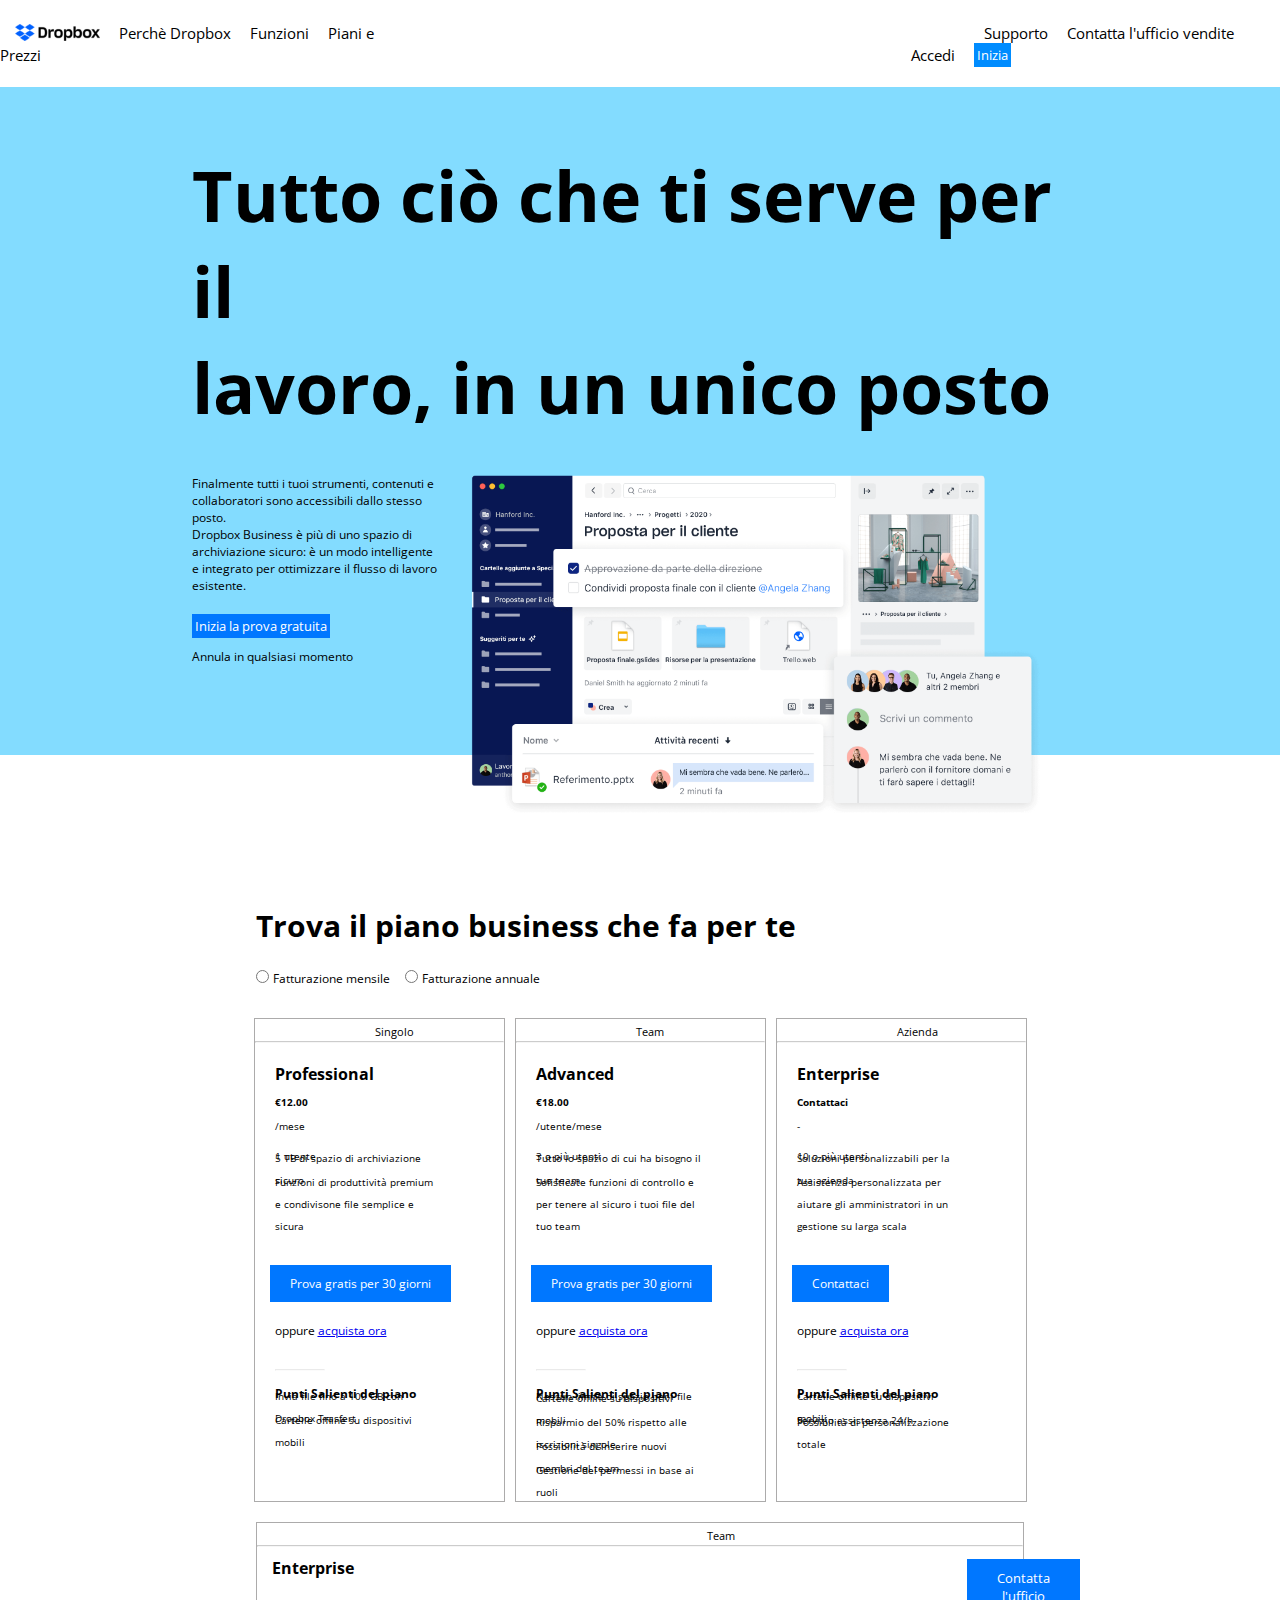
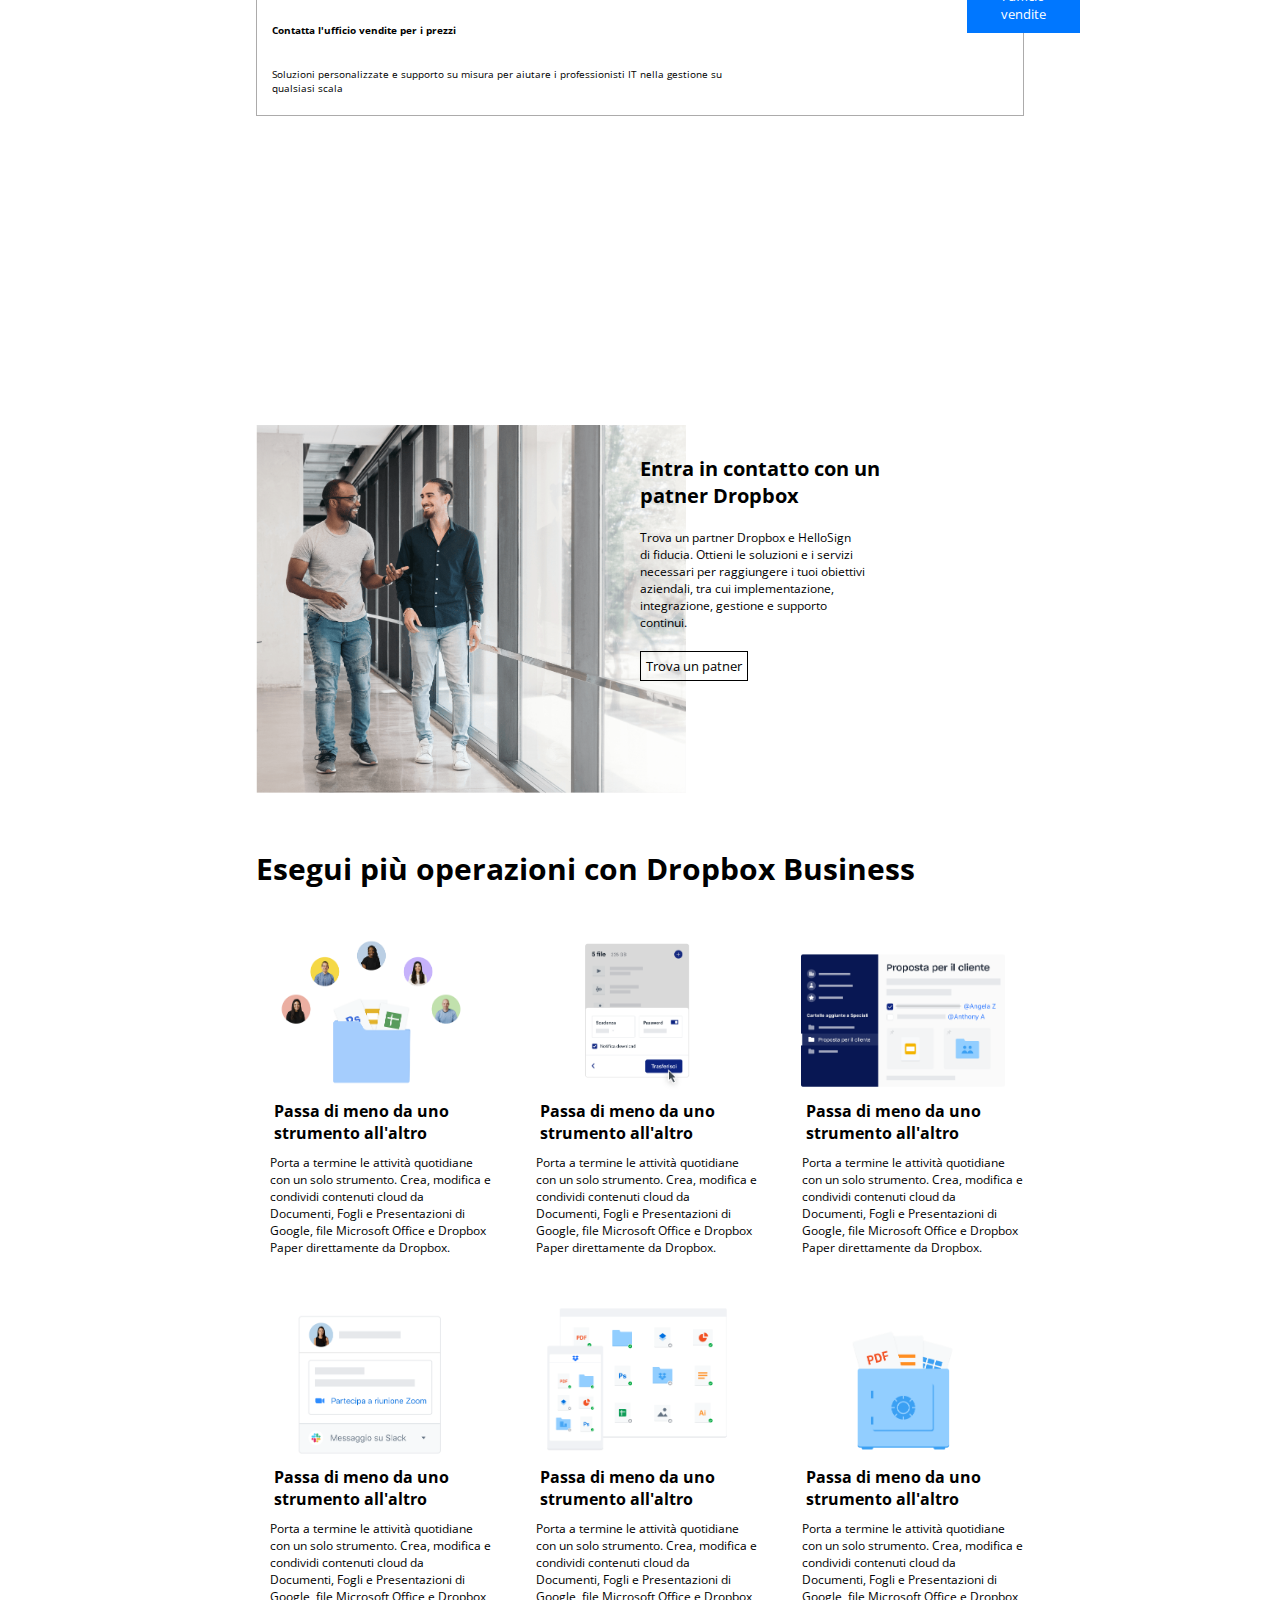
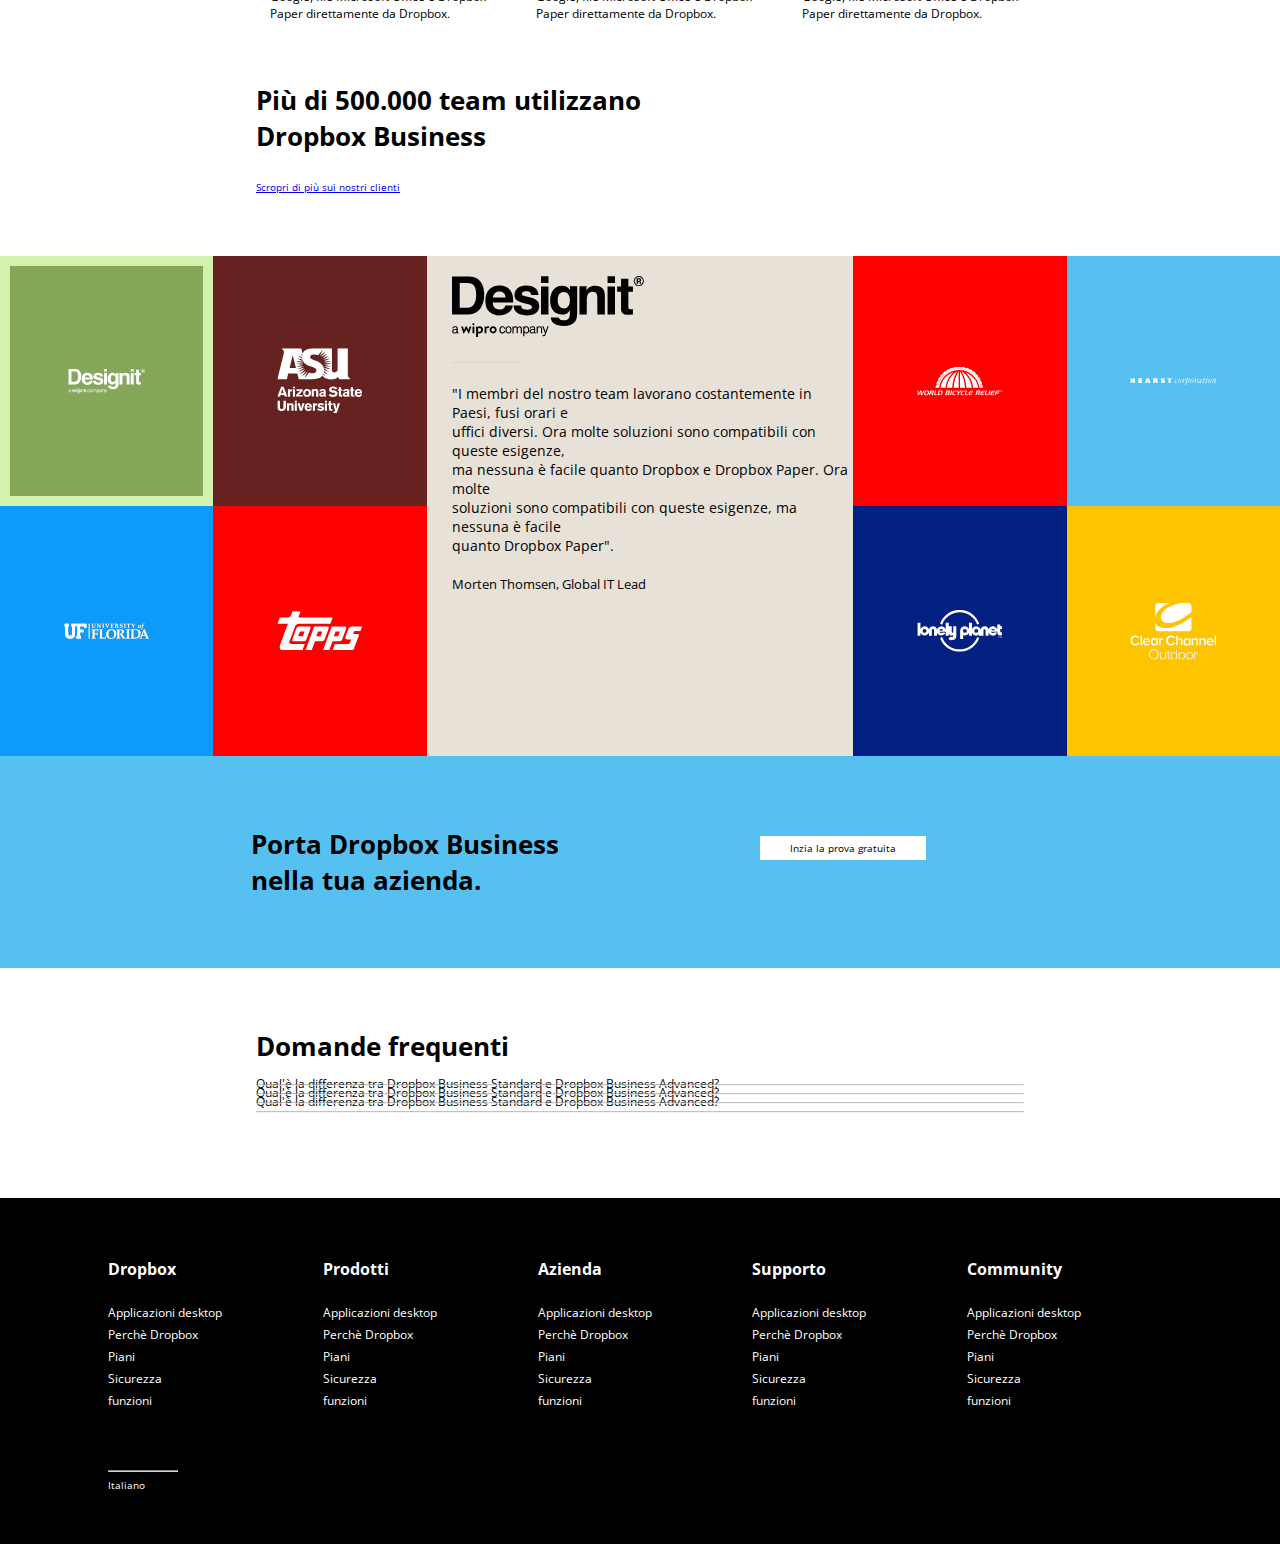
<file: index.html>
<!DOCTYPE html>
<html lang="en">
<head>
    <meta charset="UTF-8">
    <meta http-equiv="X-UA-Compatible" content="IE=edge">
    <meta name="viewport" content="width=device-width, initial-scale=1.0">
    <title>Dropbox</title>
    <link rel="preconnect" href="https://fonts.googleapis.com">
    <link rel="preconnect" href="https://fonts.gstatic.com" crossorigin>
    <link href="https://fonts.googleapis.com/css2?family=Open+Sans:wght@300&display=swap" rel="stylesheet">
    <link rel="stylesheet" href="https://cdnjs.cloudflare.com/ajax/libs/font-awesome/6.4.0/css/all.min.css" integrity="sha512-iecdLmaskl7CVkqkXNQ/ZH/XLlvWZOJyj7Yy7tcenmpD1ypASozpmT/E0iPtmFIB46ZmdtAc9eNBvH0H/ZpiBw==" crossorigin="anonymous" referrerpolicy="no-referrer" />
    <link rel="stylesheet" href="./CSS/style.css">
</head>
<body>
    <!-- HEADER -->
    <header>
        <div class="container">
            <div class="row-header">
                <div class="col-50">
                    <div class="menu">
                        <img id="logo" src="./img/logo-small.png" alt="logo">
                        <a class="link" href="#">Perchè Dropbox</a>
                        <a class="link" href="#">Funzioni</a>
                        <a class="link" href="#">Piani e Prezzi</a>
                    </div>
                </div>
                <div class="col-50">
                    <div class="menu">
                        <a class="link" id="margin" href="#">Supporto</a>
                        <a class="link" href="#">Contatta l'ufficio vendite</a>
                        <a class="link" href="#">Accedi</a>
                        <button>Inizia</button>
                    </div>
                </div>
            </div>
        </div>
    </header>
    <!-- END HEADER -->
    <!-- MAIN -->
    <main>
        <div class="jumbotron">
            <div class="container">
                <div class="row-jumbotron">
                    <div class="col-100">
                        <h1>Tutto ciò che ti serve per il <br> lavoro, in un unico posto</h1>
                    </div>
                </div> 
                <div class="row-jumbotron-1">
                    <div class="col-40">
                        <p>
                        Finalmente tutti i tuoi strumenti, contenuti e <br>  collaboratori sono accessibili dallo stesso posto. <br>
                        Dropbox Business è più di uno spazio di <br> archiviazione sicuro: è un modo intelligente <br> e integrato per ottimizzare il flusso di lavoro <br> esistente.
                        </p>
                        <button class="button-2">Inizia la prova gratuita</button>
                        <p>Annula in qualsiasi momento</p>
                        <i id="arrow-down" class="fa-solid fa-arrow-down" style="color: #000000;"></i>
                    </div>
                    <div class="col-60">
                        <img class="jumbotron-img" src="./img/jumbo.png" alt="jumbo">
                    </div>
                </div>
            </div>
        </div>
        <div class="section-1">
            <div class="container">
                <div class="row-section-1">
                    <div class="col-100-s1">
                        <h2>Trova il piano business che fa per te</h2>
                        <form class="button-radio">
                            <input type="radio"> 
                            <label>Fatturazione mensile</label>
                        </form>
                        <form class="button-radio-2">
                            <input type="radio"> 
                            <label>Fatturazione annuale</label>
                        </form>
                    </div>
                </div> 
                <div class="row-section-1">
                    <div class="col-23 margin-1">
                        <i id="user" class="fa-solid fa-user" style="color: #000000;"></i> 
                        <span class="title-list">Singolo</span>
                        <hr class="line">
                        <ul>
                            <li class="li"><strong>Professional</strong></li>
                            <li class="li text-professional"><strong>&euro;12.00</strong></li>
                            <li class="li text-professional">/mese</li>
                            <li class="li">
                                <i class="fa-solid fa-user" style="color: #000000;"></i>
                                <span class="text-professional">1 utente</span> 
                            </li>
                            <li class="li-1">
                                <i class="fa-solid fa-folder" style="color: #000000;"></i>
                                <span class="text-professional">5 TB di spazio di archiviazione <br> sicuro</span>
                            </li>
                            <li class="li-1">
                                <i class="fa-solid fa-share-nodes" style="color: #000000;"></i>
                                <span class="text-professional">Funzioni di produttività premium <br> e condivisone file semplice e <br> sicura</span>
                            </li>
                        </ul>
                            <button class="button-section-1">Prova gratis per 30 giorni</button>
                            <div class="size">oppure
                            <span><a href="#">acquista ora</a></span>
                            <hr class="line-2">
                            </div> 
                        <ul>
                            <li class="li-1"><strong class="subtitle">Punti Salienti del piano</strong></li>
                            <li class="li-1">
                                <i class="fa-solid fa-check" style="color: #0080ff;"></i>
                                <span class="text-professional">Invia file fino a 100 GB con <br> Dropbox Trasfert</span>
                            </li>
                            <li class="li-1">
                                <i class="fa-solid fa-check" style="color: #0080ff;"></i>
                                <span class="text-professional">Cartelle offline su dispositivi <br> mobili</span>
                            </li>
                        </ul>
                    </div>
                    <div class="col-23 margin-2">
                        <i id="users" class="fa-solid fa-users" style="color: #000000;"></i> 
                        <span class="title-list">Team</span>
                        <hr class="line">
                        <ul>
                            <li class="li"><strong>Advanced</strong></li>
                            <li class="li text-professional"><strong>&euro;18.00</strong></li>
                            <li class="li text-professional">/utente/mese</li>
                            <li class="li">
                                <i class="fa-solid fa-users" style="color: #000000;"></i> 
                                <span class="text-professional">3 o più utenti</span> 
                            </li>
                            <li class="li-1">
                                <i class="fa-solid fa-folder" style="color: #000000;"></i>
                                <span class="text-professional">Tutto lo spazio di cui ha bisogno il <br> tuo team</span>
                            </li>
                            <li class="li-1">
                                <i class="fa-solid fa-share-nodes" style="color: #000000;"></i>
                                <span class="text-professional">Sofisticate funzioni di controllo e <br> per tenere al sicuro i tuoi file del <br> tuo team</span>
                            </li>
                        </ul>
                        <button class="button-section-1">Prova gratis per 30 giorni</button>
                        <div class="size">oppure
                        <span><a href="#">acquista ora</a></span>
                        <hr class="line-2">
                        </div> 
                        <ul>
                            <li class="li-1"><strong class="subtitle">Punti Salienti del piano</strong></li>
                            <li class="li-1">
                                <i class="fa-solid fa-check" style="color: #0080ff;"></i>
                                <span class="text-professional">Nessun limite di spazio per i file</span>
                            </li>
                            <li class="li-1">
                                <i class="fa-solid fa-check" style="color: #0080ff;"></i>
                                <span class="text-professional">Cartelle offline su dispositivi <br> mobili</span>
                            </li>
                            <li class="li-1">
                                <i class="fa-solid fa-check" style="color: #0080ff;"></i>
                                <span class="text-professional">Risparmio del 50% rispetto alle <br> iscrizioni singole</span>
                            </li>
                            <li class="li-1">
                                <i class="fa-solid fa-check" style="color: #0080ff;"></i>
                                <span class="text-professional">Possibilità di inserire nuovi <br> membri del team</span>
                            </li>
                            <li class="li-1">
                                <i class="fa-solid fa-check" style="color: #0080ff;"></i>
                                <span class="text-professional">Gestione dei permessi in base ai <br> ruoli</span>
                            </li>
                        </ul>
                    </div>
                    <div class="col-23 margin-3">
                        <i id="agency" class="fa-solid fa-building" style="color: #000000;"></i> 
                        <span class="title-list">Azienda</span>
                        <hr class="line">
                        <ul>
                            <li class="li"><strong>Enterprise</strong></li>
                            <li class="li text-professional"><strong>Contattaci</strong></li>
                            <li class="li text-professional">-</li>
                            <li class="li">
                                <i class="fa-solid fa-user" style="color: #000000;"></i>
                                <span class="text-professional">10 o più utenti</span> 
                            </li>
                            <li class="li-1">
                                <i class="fa-solid fa-folder" style="color: #000000;"></i>
                                <span class="text-professional">Soluzioni personalizzabili per la <br> tua azienda</span>
                            </li>
                            <li class="li-1">
                                <i class="fa-solid fa-share-nodes" style="color: #000000;"></i>
                                <span class="text-professional">Assistenza personalizzata per <br> aiutare gli amministratori in un <br> gestione su larga scala</span>
                            </li>
                        </ul>
                        <button class="button-section-1">Contattaci</button>
                        <div class="size">oppure
                        <span><a href="#">acquista ora</a></span>
                        <hr class="line-2">
                        </div> 
                        <ul>
                            <li class="li-1"><strong class="subtitle">Punti Salienti del piano</strong></li>
                            <li class="li-1">
                                <i class="fa-solid fa-check" style="color: #0080ff;"></i>
                                <span class="text-professional">Cartelle offline su dispositivi <br> mobili</span>
                            </li>
                            <li class="li-1">
                                <i class="fa-solid fa-check" style="color: #0080ff;"></i>
                                <span class="text-professional">Servizio assistenza 24/h</span>
                            </li>
                            <li class="li-1">
                                <i class="fa-solid fa-check" style="color: #0080ff;"></i>
                                <span class="text-professional">Possibilità di personalizzazione <br> totale</span>
                            </li>
                        </ul>
                    </div>
                </div>
                <div class="row-section-1">
                    <div class="col-100-s1-2">
                        <i id="agency-1" class="fa-solid fa-building" style="color: #000000;"></i>
                        <span class="title-list">Team</span> 
                        <hr class="line">
                        <ul>
                            <li class="li-1-2"><strong>Enterprise</strong></li>
                            <li><button class="button-col-100-s1-2"> Contatta l'ufficio vendite</button></li>
                            <li class="li-2"><strong>Contatta l'ufficio vendite per i prezzi</strong></li>
                            <li class="li-3">Soluzioni personalizzate e supporto su misura per aiutare i professionisti IT nella gestione su <br> qualsiasi scala</li>
                        </ul>
                    </div>
                </div>
            </div>
        </div>
        <div class="section-2">
            <div class="container">
                <div class="row-section-2">
                    <div class="col-30-s1">
                        <img class="patner" src="./img/partner.png" alt="patner">
                    </div>
                    <div class="col-30-s2">
                        <h2 class="subtitle-2">Entra in contatto con un <br> patner Dropbox</h2>
                        <p>Trova un partner Dropbox e HelloSign <br> di fiducia. Ottieni le soluzioni e i servizi <br> necessari per raggiungere i tuoi obiettivi <br> aziendali, tra cui implementazione, <br> integrazione, gestione e supporto <br> continui.
                        </p>
                        <button class="button-section-2">Trova un patner</button>
                    </div>
                </div>
            </div>
        </div>
        <div class="section-3">
            <div class="container">
                <div class="row-section-3">
                    <div class="col-100-s3">
                        <h2 class="title-section-3">Esegui più operazioni con Dropbox Business</h2>
                    </div>
                </div>
                <div class="row-section-3-1">
                    <div class="col-23-s3 margin-4">
                        <img class="img-s3" src="./img/business-feature-switching-tools.png" alt="switching-tools">
                        <h3>Passa di meno da uno <br> strumento all'altro</h3>
                        <p class="paragraph-s3">Porta a termine le attività quotidiane <br> con un solo strumento. Crea,  modifica e <br> condividi contenuti cloud da <br>
                            Documenti, Fogli e Presentazioni di <br> Google, file Microsoft Office e Dropbox <br>
                            Paper direttamente da Dropbox.</p>
                    </div>
                    <div class="col-23-s3">
                        <img class="img-s3" src="./img/business-feature-send-files-it.png" alt="send-files">
                        <h3>Passa di meno da uno <br> strumento all'altro</h3>
                        <p class="paragraph-s3">Porta a termine le attività quotidiane <br> con un solo strumento. Crea,  modifica e <br> condividi contenuti cloud da <br>
                            Documenti, Fogli e Presentazioni di <br> Google, file Microsoft Office e Dropbox <br>
                            Paper direttamente da Dropbox.</p>
                    </div>
                    <div class="col-23-s3 margin-5">
                        <img class="img-s3" src="./img/business-feature-coordinate-it.png" alt="coordinate">
                        <h3>Passa di meno da uno <br> strumento all'altro</h3>
                        <p class="paragraph-s3">Porta a termine le attività quotidiane <br> con un solo strumento. Crea,  modifica e <br> condividi contenuti cloud da <br>
                            Documenti, Fogli e Presentazioni di <br> Google, file Microsoft Office e Dropbox <br>
                            Paper direttamente da Dropbox.</p>
                    </div>
                </div>
                <div class="row-section-3-2">
                    <div class="col-23-s3 margin-4">
                        <img class="img-s3" src="./img/business-feature-integrations-it.png" alt="integrations">
                        <h3>Passa di meno da uno <br> strumento all'altro</h3>
                        <p class="paragraph-s3">Porta a termine le attività quotidiane <br> con un solo strumento. Crea,  modifica e <br> condividi contenuti cloud da <br>
                            Documenti, Fogli e Presentazioni di <br> Google, file Microsoft Office e Dropbox <br>
                            Paper direttamente da Dropbox.</p>
                    </div>
                    <div class="col-23-s3">
                        <img class="img-s3" src="./img/business-feature-multi-device.png" alt="multi-device">
                        <h3>Passa di meno da uno <br> strumento all'altro</h3>
                        <p class="paragraph-s3">Porta a termine le attività quotidiane <br> con un solo strumento. Crea,  modifica e <br> condividi contenuti cloud da <br>
                            Documenti, Fogli e Presentazioni di <br> Google, file Microsoft Office e Dropbox <br>
                            Paper direttamente da Dropbox.</p>
                    </div>
                    <div class="col-23-s3 margin-5">
                        <img class="img-s3" src="./img/business-feature-security.png" alt="security">
                        <h3>Passa di meno da uno <br> strumento all'altro</h3>
                        <p class="paragraph-s3">Porta a termine le attività quotidiane <br> con un solo strumento. Crea,  modifica e <br> condividi contenuti cloud da <br>
                            Documenti, Fogli e Presentazioni di <br> Google, file Microsoft Office e Dropbox <br>
                            Paper direttamente da Dropbox.</p>
                    </div>   
                </div>    
            </div>
        </div>
        <div class="section-4">
            <div class="container">
                <div class="row-section-4">
                    <div class="col-100-s4">
                        <h2 class="title-s4">Più di 500.000 team utilizzano <br> Dropbox Business</h2>
                        <a id="link-1" href="#">Scropri di più sui nostri clienti</a>
                    </div>
                </div>
                <div class="row-section-4-2">
                    <div class="col-15">
                        <div class="img-col">
                            <img class="designit-img" src="./img/designit.svg" alt="designit">
                        </div>
                        <div class="img-col1">
                            <img class="university-img" src="./img/university_of_florida.svg" alt="university-of-florida">
                        </div>
                    </div>
                    <div class="col-15">
                        <div class="img-col2">
                            <img class="arizona-university-img" src="./img/arizona_state_university.svg" alt="arizona-university">
                        </div>
                        <div class="img-col3">
                            <img class="toops-img" src="./img/topps.svg" alt="toops">
                        </div>
                    </div>
                    <div class="col-40-s4">
                            <img class="designit-img-1" src="./img/designit.svg" alt="designit">
                            <hr class="line-s4">
                            <p class="paragraph-s4">
                                "I membri del nostro team lavorano costantemente in Paesi, fusi orari e <br> uffici diversi. Ora molte soluzioni sono compatibili con queste esigenze, <br> ma nessuna è facile quanto Dropbox e Dropbox Paper. Ora molte <br> soluzioni sono compatibili con queste esigenze, ma nessuna è facile <br>
                                quanto Dropbox Paper".
                            </p>
                            <div class="text-s4"> Morten Thomsen, Global IT Lead</div>
                    </div>
                    <div class="col-15">
                        <div class="img-col4">
                            <img class="world-bicycle-img" src="./img/world_bicycle_relief.svg" alt="world-bicycle-relief">
                        </div>
                        <div class="img-col5">
                            <img class="lonely-img" src="./img/lonely_planet.svg" alt="lonely-planet">
                        </div>
                    </div>
                    <div class="col-15">
                        <div class="img-col6">
                            <img class="hearst-img" src="./img/hearst_corp.svg" alt="hearst_corp">
                        </div>
                        <div class="img-col7">
                            <img class="clear-channel-img" src="./img/clear_channel.svg" alt="clear_channel">
                        </div>
                    </div>
                </div>    
            </div>
        </div>
        <div class="section-5">
            <div class="container">
                <div class="row-section-5">
                    <div class="col-50-s5">
                        <h2 class="title-s5">Porta Dropbox Business <br>nella tua azienda.</h2>
                    </div>
                    <div class="col-50-s5-2">
                        <button class="button-s5">Inzia la prova gratuita</button>
                    </div>
                </div>    
            </div>
        </div>
        <div class="section-6">
            <div class="container">
                <div class="row-section-6">
                    <div class="col-100-s6">
                        <h2 class="title-s6">Domande frequenti</h2>
                        <hr class="line-s6">
                        <div>
                            <span class="answer">Qual'è la differenza tra Dropbox Business Standard e Dropbox Business Advanced?
                                <i class="fa-solid fa-angle-down" style="color: #000000;"></i>
                            </span> 
                        </div>
                        <hr class="line-s6">
                        <div>
                            <span class="answer">Qual'è la differenza tra Dropbox Business Standard e Dropbox Business Advanced?
                                <i class="fa-solid fa-angle-down" style="color: #000000;"></i>
                            </span> 
                        </div>
                        <hr class="line-s6">
                        <div>
                            <span class="answer">Qual'è la differenza tra Dropbox Business Standard e Dropbox Business Advanced?
                                <i class="fa-solid fa-angle-down" style="color: #000000;"></i>
                            </span> 
                        </div>
                        <hr class="line-s6">
                    </div>
                </div>   
            </div>
        </div>
    </main>
    <!-- END MAIN -->
    <!-- FOOTER -->
    <footer>
        <div class="section-footer">
            <div class="container">
                <div class="row-section-footer">
                    <div class="col-11-footer margin-6">
                        <ul>
                            <li class="title-footer"><strong>Dropbox</strong></li>
                            <li><a class="link-2" href="#">Applicazioni desktop</a></li>
                            <li><a class="link-2" href="#">Perchè Dropbox</a></li>
                            <li><a class="link-2" href="#">Piani</a></li>
                            <li><a class="link-2" href="#">Sicurezza</a></li>
                            <li><a class="link-2" href="#">funzioni</a></li>
                        </ul>
                        <hr class="line-footer">
                        <div>
                        <i class="fa-solid fa-earth-americas" style="color: #ffffff;"></i>
                        <span class="language">Italiano</span>
                        <span><i class="fa-solid fa-caret-up" style="color: #ffffff;"></i></span>
                        </div>
                    </div>
                    <div class="col-11-footer">
                        <ul>
                            <li class="title-footer"><strong>Prodotti</strong></li>
                            <li><a class="link-2" href="#">Applicazioni desktop</a></li>
                            <li><a class="link-2" href="#">Perchè Dropbox</a></li>
                            <li><a class="link-2" href="#">Piani</a></li>
                            <li><a class="link-2" href="#">Sicurezza</a></li>
                            <li><a class="link-2" href="#">funzioni</a></li>
                        </ul>
                    </div>
                    <div class="col-11-footer">
                        <ul>
                            <li class="title-footer"><strong>Azienda</strong></li>
                            <li><a class="link-2" href="#">Applicazioni desktop</a></li>
                            <li><a class="link-2" href="#">Perchè Dropbox</a></li>
                            <li><a class="link-2" href="#">Piani</a></li>
                            <li><a class="link-2" href="#">Sicurezza</a></li>
                            <li><a class="link-2" href="#">funzioni</a></li>
                        </ul>
                    </div>
                    <div class="col-11-footer">
                        <ul>
                            <li class="title-footer"><strong>Supporto</strong></li>
                            <li><a class="link-2" href="#">Applicazioni desktop</a></li>
                            <li><a class="link-2" href="#">Perchè Dropbox</a></li>
                            <li><a class="link-2" href="#">Piani</a></li>
                            <li><a class="link-2" href="#">Sicurezza</a></li>
                            <li><a class="link-2" href="#">funzioni</a></li>
                        </ul>
                    </div>
                    <div class="col-11-footer margin-7">
                        <ul>
                            <li class="title-footer"><strong>Community</strong></li>
                            <li><a class="link-2" href="#">Applicazioni desktop</a></li>
                            <li><a class="link-2" href="#">Perchè Dropbox</a></li>
                            <li><a class="link-2" href="#">Piani</a></li>
                            <li><a class="link-2" href="#">Sicurezza</a></li>
                            <li><a class="link-2" href="#">funzioni</a></li>
                        </ul>
                    </div>   
                </div>    
            </div>
        </div>
    </footer>
    <!-- END FOOTER -->
</body>
</html>
</file>
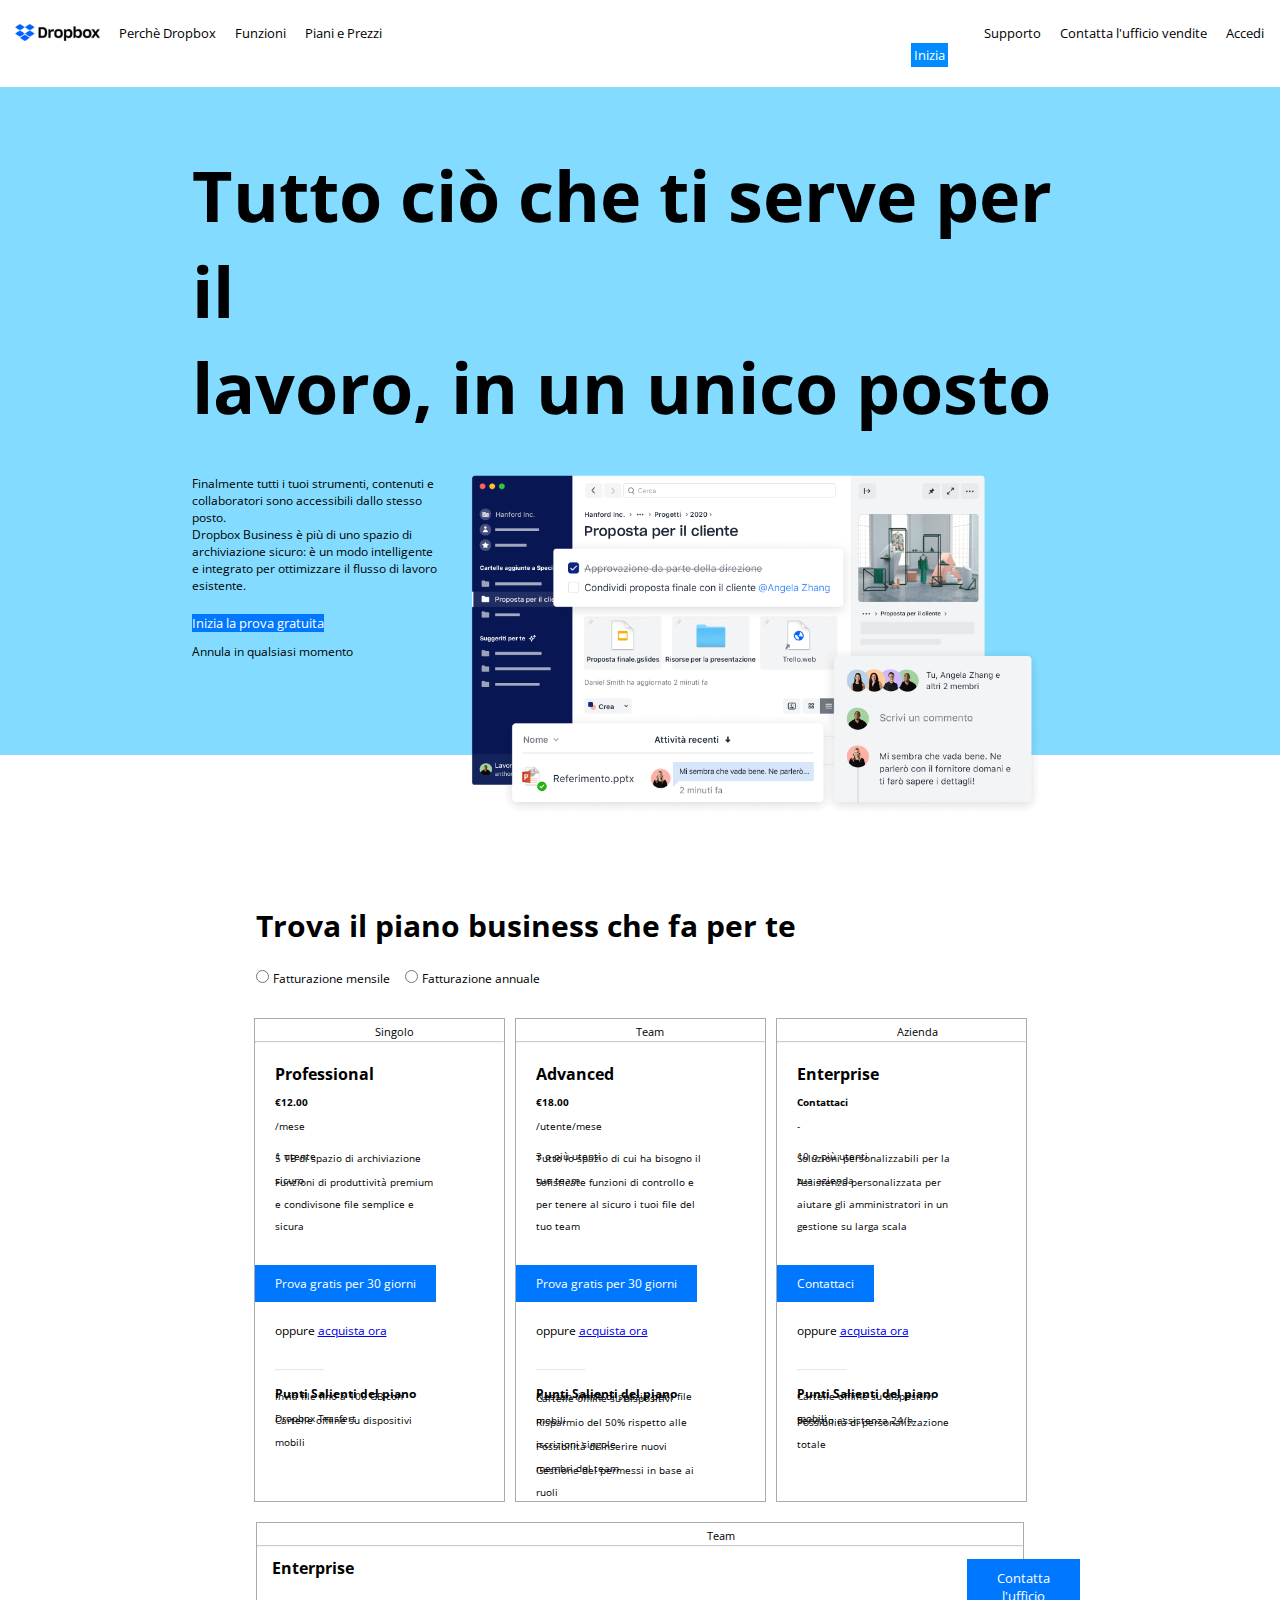
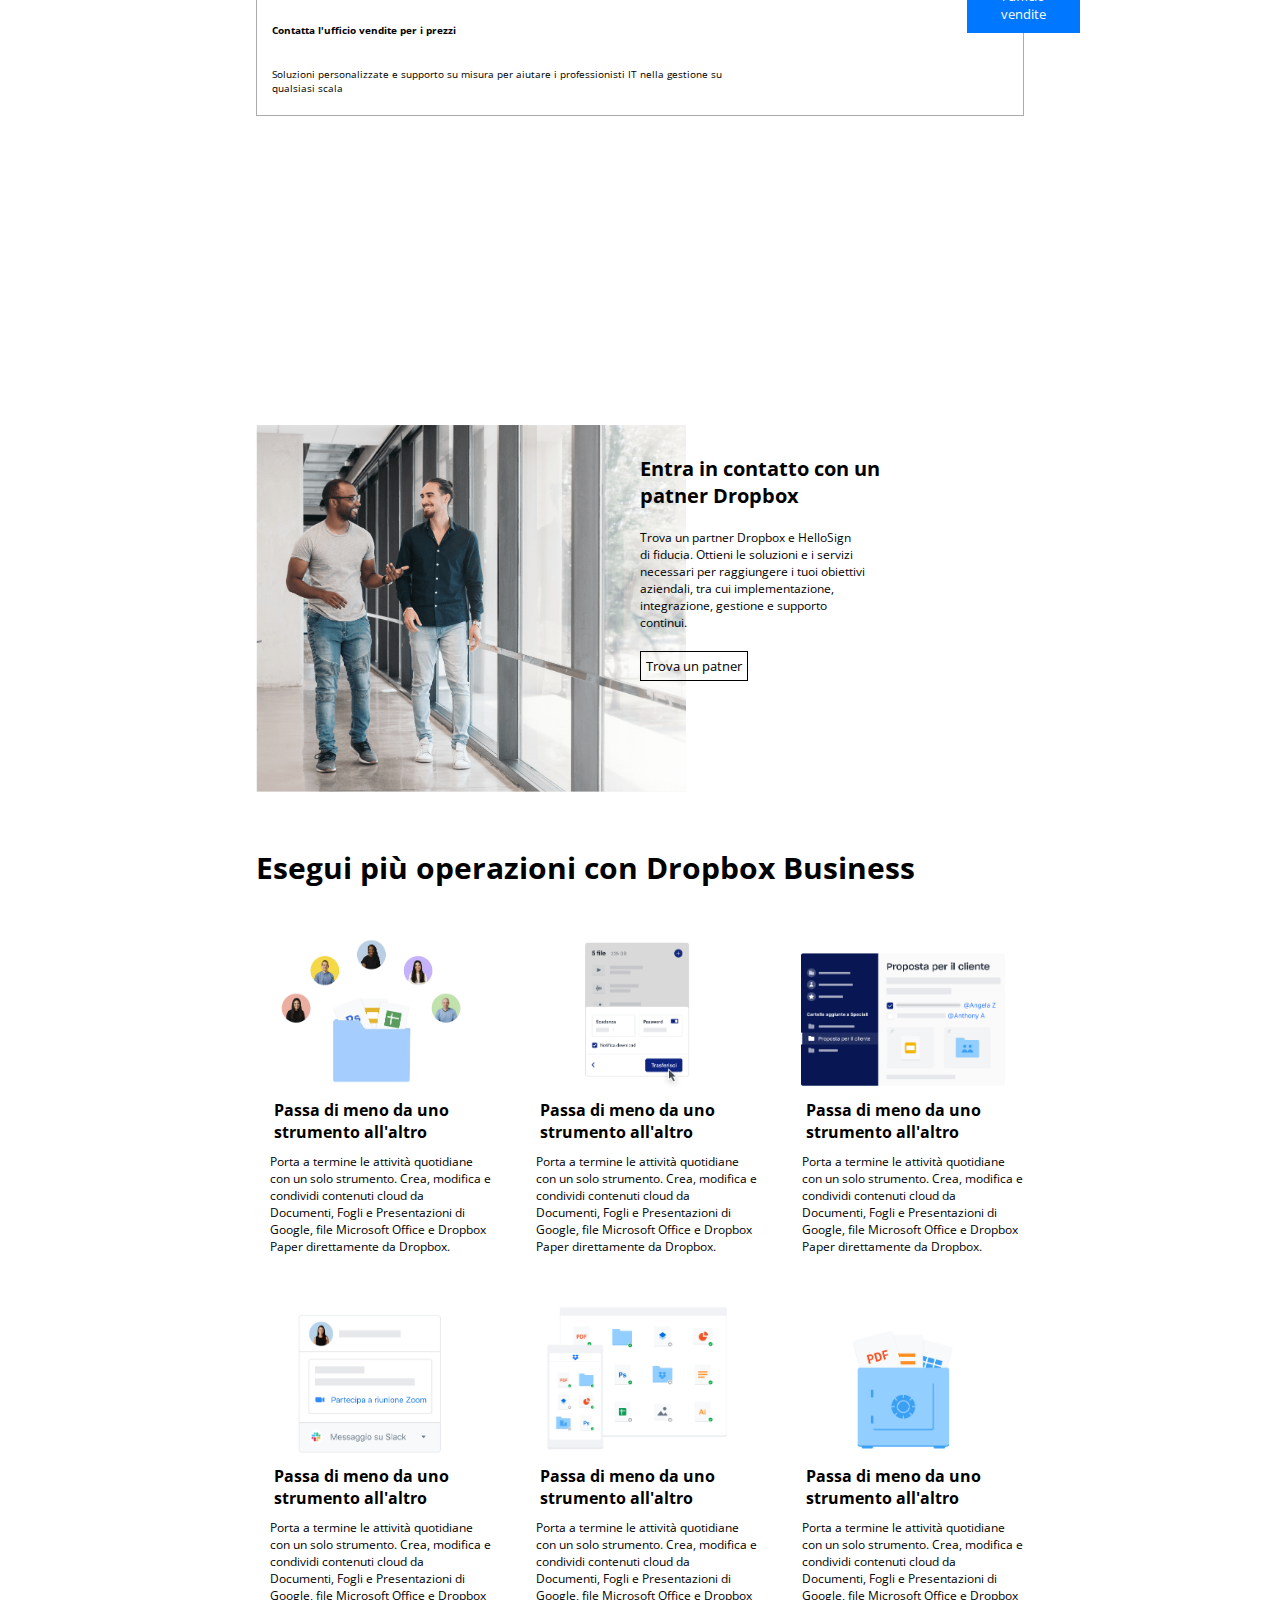
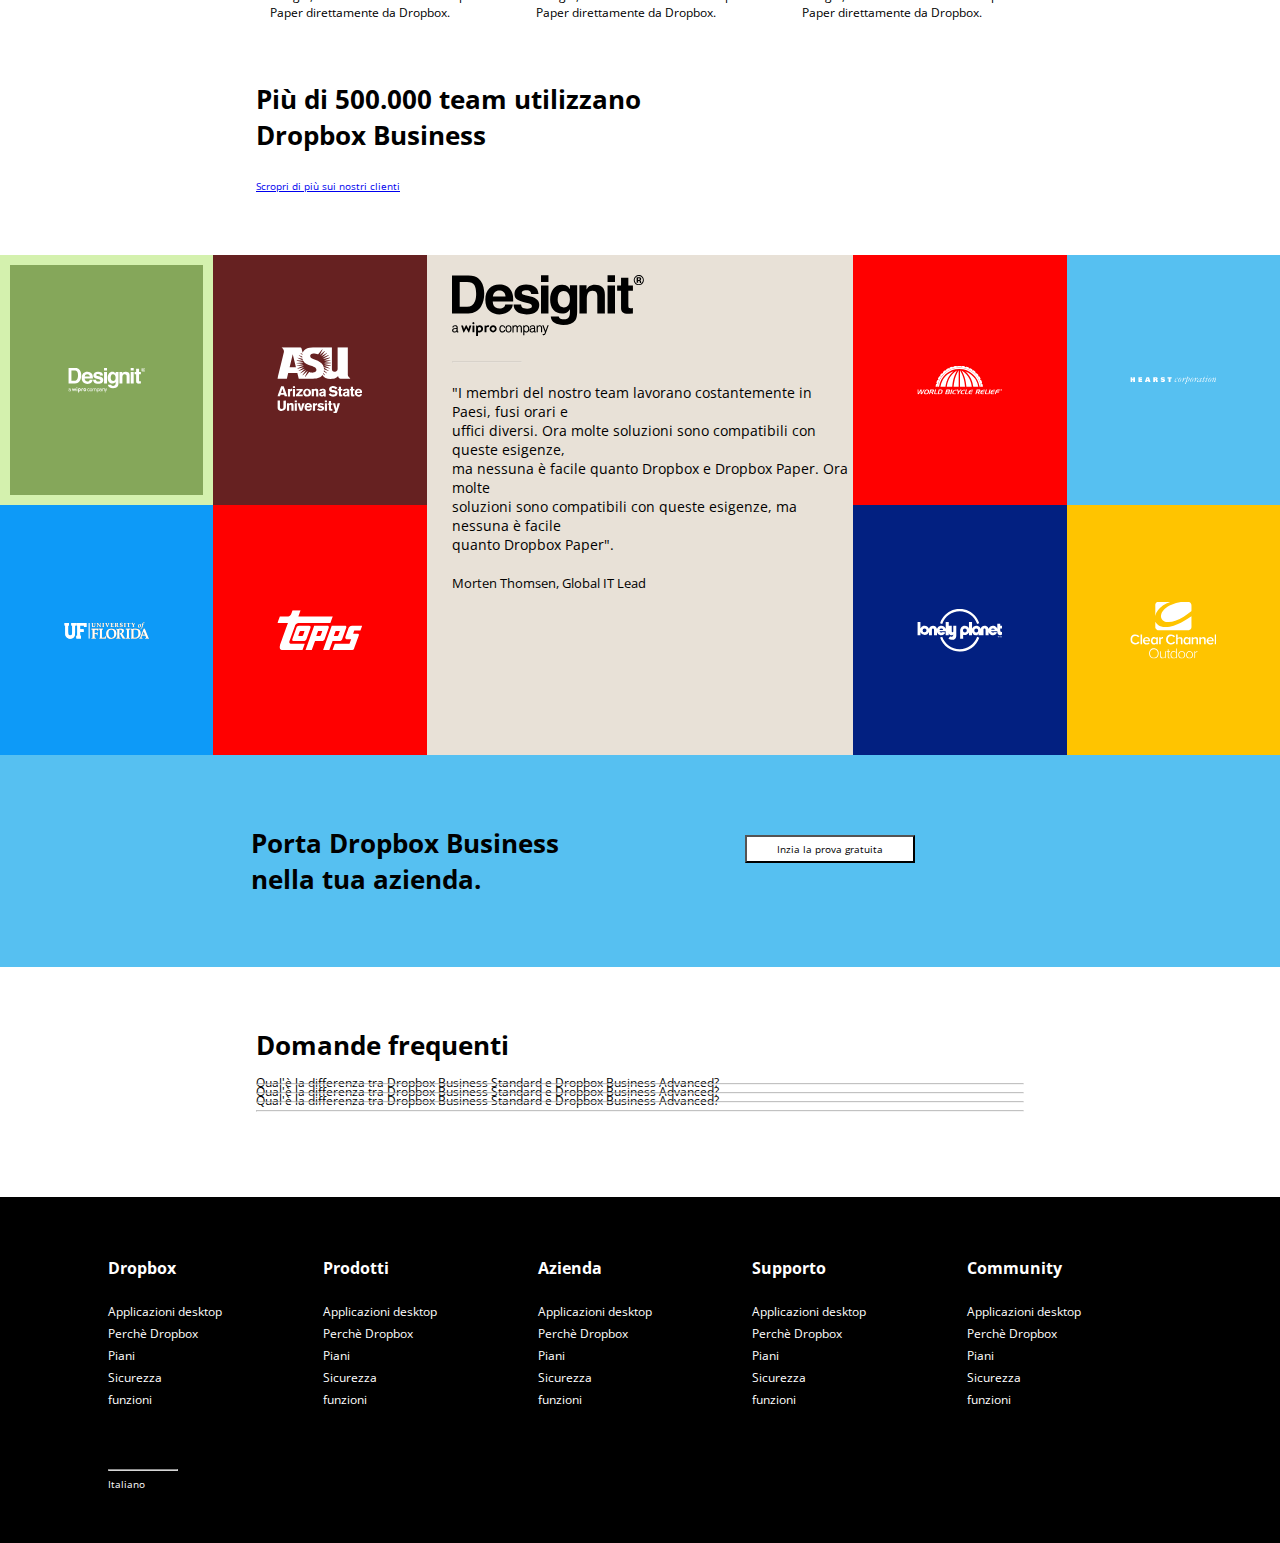
<file: BONUS/index.html>
<!DOCTYPE html>
<html lang="en">
<head>
    <meta charset="UTF-8">
    <meta http-equiv="X-UA-Compatible" content="IE=edge">
    <meta name="viewport" content="width=device-width, initial-scale=1.0">
    <title>Dropbox</title>
    <link rel="preconnect" href="https://fonts.googleapis.com">
    <link rel="preconnect" href="https://fonts.gstatic.com" crossorigin>
    <link href="https://fonts.googleapis.com/css2?family=Open+Sans:wght@300&display=swap" rel="stylesheet">
    <link rel="stylesheet" href="https://cdnjs.cloudflare.com/ajax/libs/font-awesome/6.4.0/css/all.min.css" integrity="sha512-iecdLmaskl7CVkqkXNQ/ZH/XLlvWZOJyj7Yy7tcenmpD1ypASozpmT/E0iPtmFIB46ZmdtAc9eNBvH0H/ZpiBw==" crossorigin="anonymous" referrerpolicy="no-referrer" />
    <link rel="stylesheet" href="./CSS/style.css">
</head>
<body>
    <!-- HEADER -->
    <header>
        <div class="container">
            <div class="row-header">
                <div class="col-50">
                    <div class="menu-dropdown">
                        <img id="logo" src="./img/logo-small.png" alt="logo">
                        <button class="drop-link">Perchè Dropbox</button>
                        <div class="dropdown-content">
                            <a href="#">Ispirati</a>
                            <a href="#">Cosa dicono i clienti</a>
                            <a href="#">Integrazioni di app</a>
                            <a href="#">Risorse</a>
                        </div>    
                        <button class="drop-link-1">Funzioni</button>
                        <div class="dropdown-content-1">
                            <a href="#">Dropbox</a>
                            <a href="#">Backup</a>
                            <a href="#">Sign</a>
                            <a href="#">DocSend</a>
                            <a href="#">Capture</a>
                        </div> 
                        <button class="drop-link">Piani e Prezzi</button>
                    </div>
                </div>
                <div class="col-50">
                    <div class="menu-dropdown">
                        <button class="drop-link" id="margin">Supporto</button>
                        <div class="dropdown-content-2">
                            <a href="#">Centro assistenza</a>
                            <a href="#">Forum della Community</a>
                        </div>
                        <button class="drop-link" id="marg-1">Contatta l'ufficio vendite</button>
                        <div class="dropdown-content-3">
                            <a href="#">Invia email</a>
                            <a href="#">+39 0299953412</a>
                        </div>
                        <button class="drop-link" id="marg-2">Accedi</button>
                        <button id="button-header">Inizia</button>
                    </div>
                </div>
            </div>
        </div>
    </header>
    <!-- END HEADER -->
    <!-- MAIN -->
    <main>
        <div class="jumbotron">
            <div class="container">
                <div class="row-jumbotron">
                    <div class="col-100">
                        <h1>Tutto ciò che ti serve per il <br> lavoro, in un unico posto</h1>
                    </div>
                </div> 
                <div class="row-jumbotron-1">
                    <div class="col-40">
                        <p>
                        Finalmente tutti i tuoi strumenti, contenuti e <br>  collaboratori sono accessibili dallo stesso posto. <br>
                        Dropbox Business è più di uno spazio di <br> archiviazione sicuro: è un modo intelligente <br> e integrato per ottimizzare il flusso di lavoro <br> esistente.
                        </p>
                        <button class="button-2">Inizia la prova gratuita</button>
                        <p>Annula in qualsiasi momento</p>
                        <i id="arrow-down" class="fa-solid fa-arrow-down" style="color: #000000;"></i>
                    </div>
                    <div class="col-60">
                        <img class="jumbotron-img" src="./img/jumbo.png" alt="jumbo">
                    </div>
                </div>
            </div>
        </div>
        <div class="section-1">
            <div class="container">
                <div class="row-section-1">
                    <div class="col-100-s1">
                        <h2>Trova il piano business che fa per te</h2>
                        <form class="button-radio">
                            <input type="radio"> 
                            <label>Fatturazione mensile</label>
                        </form>
                        <form class="button-radio-2">
                            <input type="radio"> 
                            <label>Fatturazione annuale</label>
                        </form>
                    </div>
                </div> 
                <div class="row-section-1">
                    <div class="col-23 margin-1">
                        <i id="user" class="fa-solid fa-user" style="color: #000000;"></i> 
                        <span class="title-list">Singolo</span>
                        <hr class="line">
                        <ul>
                            <li class="li"><strong>Professional</strong></li>
                            <li class="li text-professional"><strong>&euro;12.00</strong></li>
                            <li class="li text-professional">/mese</li>
                            <li class="li">
                                <i class="fa-solid fa-user" style="color: #000000;"></i>
                                <span class="text-professional">1 utente</span> 
                            </li>
                            <li class="li-1">
                                <i class="fa-solid fa-folder" style="color: #000000;"></i>
                                <span class="text-professional">5 TB di spazio di archiviazione <br> sicuro</span>
                            </li>
                            <li class="li-1">
                                <i class="fa-solid fa-share-nodes" style="color: #000000;"></i>
                                <span class="text-professional">Funzioni di produttività premium <br> e condivisone file semplice e <br> sicura</span>
                            </li>
                        </ul>
                            <button class="button-section-1">Prova gratis per 30 giorni</button>
                            <div class="size">oppure
                            <span><a href="#">acquista ora</a></span>
                            <hr class="line-2">
                            </div> 
                        <ul>
                            <li class="li-1"><strong class="subtitle">Punti Salienti del piano</strong></li>
                            <li class="li-1">
                                <i class="fa-solid fa-check" style="color: #0080ff;"></i>
                                <span class="text-professional">Invia file fino a 100 GB con <br> Dropbox Trasfert</span>
                            </li>
                            <li class="li-1">
                                <i class="fa-solid fa-check" style="color: #0080ff;"></i>
                                <span class="text-professional">Cartelle offline su dispositivi <br> mobili</span>
                            </li>
                        </ul>
                    </div>
                    <div class="col-23 margin-2">
                        <i id="users" class="fa-solid fa-users" style="color: #000000;"></i> 
                        <span class="title-list">Team</span>
                        <hr class="line">
                        <ul>
                            <li class="li"><strong>Advanced</strong></li>
                            <li class="li text-professional"><strong>&euro;18.00</strong></li>
                            <li class="li text-professional">/utente/mese</li>
                            <li class="li">
                                <i class="fa-solid fa-users" style="color: #000000;"></i> 
                                <span class="text-professional">3 o più utenti</span> 
                            </li>
                            <li class="li-1">
                                <i class="fa-solid fa-folder" style="color: #000000;"></i>
                                <span class="text-professional">Tutto lo spazio di cui ha bisogno il <br> tuo team</span>
                            </li>
                            <li class="li-1">
                                <i class="fa-solid fa-share-nodes" style="color: #000000;"></i>
                                <span class="text-professional">Sofisticate funzioni di controllo e <br> per tenere al sicuro i tuoi file del <br> tuo team</span>
                            </li>
                        </ul>
                        <button class="button-section-1">Prova gratis per 30 giorni</button>
                        <div class="size">oppure
                        <span><a href="#">acquista ora</a></span>
                        <hr class="line-2">
                        </div> 
                        <ul>
                            <li class="li-1"><strong class="subtitle">Punti Salienti del piano</strong></li>
                            <li class="li-1">
                                <i class="fa-solid fa-check" style="color: #0080ff;"></i>
                                <span class="text-professional">Nessun limite di spazio per i file</span>
                            </li>
                            <li class="li-1">
                                <i class="fa-solid fa-check" style="color: #0080ff;"></i>
                                <span class="text-professional">Cartelle offline su dispositivi <br> mobili</span>
                            </li>
                            <li class="li-1">
                                <i class="fa-solid fa-check" style="color: #0080ff;"></i>
                                <span class="text-professional">Risparmio del 50% rispetto alle <br> iscrizioni singole</span>
                            </li>
                            <li class="li-1">
                                <i class="fa-solid fa-check" style="color: #0080ff;"></i>
                                <span class="text-professional">Possibilità di inserire nuovi <br> membri del team</span>
                            </li>
                            <li class="li-1">
                                <i class="fa-solid fa-check" style="color: #0080ff;"></i>
                                <span class="text-professional">Gestione dei permessi in base ai <br> ruoli</span>
                            </li>
                        </ul>
                    </div>
                    <div class="col-23 margin-3">
                        <i id="agency" class="fa-solid fa-building" style="color: #000000;"></i> 
                        <span class="title-list">Azienda</span>
                        <hr class="line">
                        <ul>
                            <li class="li"><strong>Enterprise</strong></li>
                            <li class="li text-professional"><strong>Contattaci</strong></li>
                            <li class="li text-professional">-</li>
                            <li class="li">
                                <i class="fa-solid fa-user" style="color: #000000;"></i>
                                <span class="text-professional">10 o più utenti</span> 
                            </li>
                            <li class="li-1">
                                <i class="fa-solid fa-folder" style="color: #000000;"></i>
                                <span class="text-professional">Soluzioni personalizzabili per la <br> tua azienda</span>
                            </li>
                            <li class="li-1">
                                <i class="fa-solid fa-share-nodes" style="color: #000000;"></i>
                                <span class="text-professional">Assistenza personalizzata per <br> aiutare gli amministratori in un <br> gestione su larga scala</span>
                            </li>
                        </ul>
                        <button class="button-section-1">Contattaci</button>
                        <div class="size">oppure
                        <span><a href="#">acquista ora</a></span>
                        <hr class="line-2">
                        </div> 
                        <ul>
                            <li class="li-1"><strong class="subtitle">Punti Salienti del piano</strong></li>
                            <li class="li-1">
                                <i class="fa-solid fa-check" style="color: #0080ff;"></i>
                                <span class="text-professional">Cartelle offline su dispositivi <br> mobili</span>
                            </li>
                            <li class="li-1">
                                <i class="fa-solid fa-check" style="color: #0080ff;"></i>
                                <span class="text-professional">Servizio assistenza 24/h</span>
                            </li>
                            <li class="li-1">
                                <i class="fa-solid fa-check" style="color: #0080ff;"></i>
                                <span class="text-professional">Possibilità di personalizzazione <br> totale</span>
                            </li>
                        </ul>
                    </div>
                </div>
                <div class="row-section-1">
                    <div class="col-100-s1-2">
                        <i id="agency-1" class="fa-solid fa-building" style="color: #000000;"></i>
                        <span class="title-list">Team</span> 
                        <hr class="line">
                        <ul>
                            <li class="li-1-2"><strong>Enterprise</strong></li>
                            <li><button class="button-col-100-s1-2"> Contatta l'ufficio vendite</button></li>
                            <li class="li-2"><strong>Contatta l'ufficio vendite per i prezzi</strong></li>
                            <li class="li-3">Soluzioni personalizzate e supporto su misura per aiutare i professionisti IT nella gestione su <br> qualsiasi scala</li>
                        </ul>
                    </div>
                </div>
            </div>
        </div>
        <div class="section-2">
            <div class="container">
                <div class="row-section-2">
                    <div class="col-30-s1">
                        <img class="patner" src="./img/partner.png" alt="patner">
                    </div>
                    <div class="col-30-s2">
                        <h2 class="subtitle-2">Entra in contatto con un <br> patner Dropbox</h2>
                        <p>Trova un partner Dropbox e HelloSign <br> di fiducia. Ottieni le soluzioni e i servizi <br> necessari per raggiungere i tuoi obiettivi <br> aziendali, tra cui implementazione, <br> integrazione, gestione e supporto <br> continui.
                        </p>
                        <button class="button-section-2">Trova un patner</button>
                    </div>
                </div>
            </div>
        </div>
        <div class="section-3">
            <div class="container">
                <div class="row-section-3">
                    <div class="col-100-s3">
                        <h2 class="title-section-3">Esegui più operazioni con Dropbox Business</h2>
                    </div>
                </div>
                <div class="row-section-3-1">
                    <div class="col-23-s3 margin-4">
                        <img class="img-s3" src="./img/business-feature-switching-tools.png" alt="switching-tools">
                        <h3>Passa di meno da uno <br> strumento all'altro</h3>
                        <p class="paragraph-s3">Porta a termine le attività quotidiane <br> con un solo strumento. Crea,  modifica e <br> condividi contenuti cloud da <br>
                            Documenti, Fogli e Presentazioni di <br> Google, file Microsoft Office e Dropbox <br>
                            Paper direttamente da Dropbox.</p>
                    </div>
                    <div class="col-23-s3">
                        <img class="img-s3" src="./img/business-feature-send-files-it.png" alt="send-files">
                        <h3>Passa di meno da uno <br> strumento all'altro</h3>
                        <p class="paragraph-s3">Porta a termine le attività quotidiane <br> con un solo strumento. Crea,  modifica e <br> condividi contenuti cloud da <br>
                            Documenti, Fogli e Presentazioni di <br> Google, file Microsoft Office e Dropbox <br>
                            Paper direttamente da Dropbox.</p>
                    </div>
                    <div class="col-23-s3 margin-5">
                        <img class="img-s3" src="./img/business-feature-coordinate-it.png" alt="coordinate">
                        <h3>Passa di meno da uno <br> strumento all'altro</h3>
                        <p class="paragraph-s3">Porta a termine le attività quotidiane <br> con un solo strumento. Crea,  modifica e <br> condividi contenuti cloud da <br>
                            Documenti, Fogli e Presentazioni di <br> Google, file Microsoft Office e Dropbox <br>
                            Paper direttamente da Dropbox.</p>
                    </div>
                </div>
                <div class="row-section-3-2">
                    <div class="col-23-s3 margin-4">
                        <img class="img-s3" src="./img/business-feature-integrations-it.png" alt="integrations">
                        <h3>Passa di meno da uno <br> strumento all'altro</h3>
                        <p class="paragraph-s3">Porta a termine le attività quotidiane <br> con un solo strumento. Crea,  modifica e <br> condividi contenuti cloud da <br>
                            Documenti, Fogli e Presentazioni di <br> Google, file Microsoft Office e Dropbox <br>
                            Paper direttamente da Dropbox.</p>
                    </div>
                    <div class="col-23-s3">
                        <img class="img-s3" src="./img/business-feature-multi-device.png" alt="multi-device">
                        <h3>Passa di meno da uno <br> strumento all'altro</h3>
                        <p class="paragraph-s3">Porta a termine le attività quotidiane <br> con un solo strumento. Crea,  modifica e <br> condividi contenuti cloud da <br>
                            Documenti, Fogli e Presentazioni di <br> Google, file Microsoft Office e Dropbox <br>
                            Paper direttamente da Dropbox.</p>
                    </div>
                    <div class="col-23-s3 margin-5">
                        <img class="img-s3" src="./img/business-feature-security.png" alt="security">
                        <h3>Passa di meno da uno <br> strumento all'altro</h3>
                        <p class="paragraph-s3">Porta a termine le attività quotidiane <br> con un solo strumento. Crea,  modifica e <br> condividi contenuti cloud da <br>
                            Documenti, Fogli e Presentazioni di <br> Google, file Microsoft Office e Dropbox <br>
                            Paper direttamente da Dropbox.</p>
                    </div>   
                </div>    
            </div>
        </div>
        <div class="section-4">
            <div class="container">
                <div class="row-section-4">
                    <div class="col-100-s4">
                        <h2 class="title-s4">Più di 500.000 team utilizzano <br> Dropbox Business</h2>
                        <a id="link-1" href="#">Scropri di più sui nostri clienti</a>
                    </div>
                </div>
                <div class="row-section-4-2">
                    <div class="col-15">
                        <div class="img-col">
                            <img class="designit-img" src="./img/designit.svg" alt="designit">
                        </div>
                        <div class="img-col1">
                            <img class="university-img" src="./img/university_of_florida.svg" alt="university-of-florida">
                        </div>
                    </div>
                    <div class="col-15">
                        <div class="img-col2">
                            <img class="arizona-university-img" src="./img/arizona_state_university.svg" alt="arizona-university">
                        </div>
                        <div class="img-col3">
                            <img class="toops-img" src="./img/topps.svg" alt="toops">
                        </div>
                    </div>
                    <div class="col-40-s4">
                            <img class="designit-img-1" src="./img/designit.svg" alt="designit">
                            <hr class="line-s4">
                            <p class="paragraph-s4">
                                "I membri del nostro team lavorano costantemente in Paesi, fusi orari e <br> uffici diversi. Ora molte soluzioni sono compatibili con queste esigenze, <br> ma nessuna è facile quanto Dropbox e Dropbox Paper. Ora molte <br> soluzioni sono compatibili con queste esigenze, ma nessuna è facile <br>
                                quanto Dropbox Paper".
                            </p>
                            <div class="text-s4"> Morten Thomsen, Global IT Lead</div>
                    </div>
                    <div class="col-15">
                        <div class="img-col4">
                            <img class="world-bicycle-img" src="./img/world_bicycle_relief.svg" alt="world-bicycle-relief">
                        </div>
                        <div class="img-col5">
                            <img class="lonely-img" src="./img/lonely_planet.svg" alt="lonely-planet">
                        </div>
                    </div>
                    <div class="col-15">
                        <div class="img-col6">
                            <img class="hearst-img" src="./img/hearst_corp.svg" alt="hearst_corp">
                        </div>
                        <div class="img-col7">
                            <img class="clear-channel-img" src="./img/clear_channel.svg" alt="clear_channel">
                        </div>
                    </div>
                </div>    
            </div>
        </div>
        <div class="section-5">
            <div class="container">
                <div class="row-section-5">
                    <div class="col-50-s5">
                        <h2 class="title-s5">Porta Dropbox Business <br>nella tua azienda.</h2>
                    </div>
                    <div class="col-50-s5-2">
                        <button class="button-s5">Inzia la prova gratuita</button>
                    </div>
                </div>    
            </div>
        </div>
        <div class="section-6">
            <div class="container">
                <div class="row-section-6">
                    <div class="col-100-s6">
                        <h2 class="title-s6">Domande frequenti</h2>
                        <hr class="line-s6">
                        <div>
                            <span class="answer">Qual'è la differenza tra Dropbox Business Standard e Dropbox Business Advanced?
                                <i class="fa-solid fa-angle-down" style="color: #000000;"></i>
                            </span> 
                        </div>
                        <hr class="line-s6">
                        <div>
                            <span class="answer">Qual'è la differenza tra Dropbox Business Standard e Dropbox Business Advanced?
                                <i class="fa-solid fa-angle-down" style="color: #000000;"></i>
                            </span> 
                        </div>
                        <hr class="line-s6">
                        <div>
                            <span class="answer">Qual'è la differenza tra Dropbox Business Standard e Dropbox Business Advanced?
                                <i class="fa-solid fa-angle-down" style="color: #000000;"></i>
                            </span> 
                        </div>
                        <hr class="line-s6">
                    </div>
                </div>   
            </div>
        </div>
    </main>
    <!-- END MAIN -->
    <!-- FOOTER -->
    <footer>
        <div class="section-footer">
            <div class="container">
                <div class="row-section-footer">
                    <div class="col-11-footer margin-6">
                        <ul>
                            <li class="title-footer"><strong>Dropbox</strong></li>
                            <li><a class="link-2" href="#">Applicazioni desktop</a></li>
                            <li><a class="link-2" href="#">Perchè Dropbox</a></li>
                            <li><a class="link-2" href="#">Piani</a></li>
                            <li><a class="link-2" href="#">Sicurezza</a></li>
                            <li><a class="link-2" href="#">funzioni</a></li>
                        </ul>
                        <hr class="line-footer">
                        <div>
                        <i class="fa-solid fa-earth-americas" style="color: #ffffff;"></i>
                        <span class="language">Italiano</span>
                        <span><i class="fa-solid fa-caret-up" style="color: #ffffff;"></i></span>
                        </div>
                    </div>
                    <div class="col-11-footer">
                        <ul>
                            <li class="title-footer"><strong>Prodotti</strong></li>
                            <li><a class="link-2" href="#">Applicazioni desktop</a></li>
                            <li><a class="link-2" href="#">Perchè Dropbox</a></li>
                            <li><a class="link-2" href="#">Piani</a></li>
                            <li><a class="link-2" href="#">Sicurezza</a></li>
                            <li><a class="link-2" href="#">funzioni</a></li>
                        </ul>
                    </div>
                    <div class="col-11-footer">
                        <ul>
                            <li class="title-footer"><strong>Azienda</strong></li>
                            <li><a class="link-2" href="#">Applicazioni desktop</a></li>
                            <li><a class="link-2" href="#">Perchè Dropbox</a></li>
                            <li><a class="link-2" href="#">Piani</a></li>
                            <li><a class="link-2" href="#">Sicurezza</a></li>
                            <li><a class="link-2" href="#">funzioni</a></li>
                        </ul>
                    </div>
                    <div class="col-11-footer">
                        <ul>
                            <li class="title-footer"><strong>Supporto</strong></li>
                            <li><a class="link-2" href="#">Applicazioni desktop</a></li>
                            <li><a class="link-2" href="#">Perchè Dropbox</a></li>
                            <li><a class="link-2" href="#">Piani</a></li>
                            <li><a class="link-2" href="#">Sicurezza</a></li>
                            <li><a class="link-2" href="#">funzioni</a></li>
                        </ul>
                    </div>
                    <div class="col-11-footer margin-7">
                        <ul>
                            <li class="title-footer"><strong>Community</strong></li>
                            <li><a class="link-2" href="#">Applicazioni desktop</a></li>
                            <li><a class="link-2" href="#">Perchè Dropbox</a></li>
                            <li><a class="link-2" href="#">Piani</a></li>
                            <li><a class="link-2" href="#">Sicurezza</a></li>
                            <li><a class="link-2" href="#">funzioni</a></li>
                        </ul>
                    </div>   
                </div>    
            </div>
        </div>
    </footer>
    <!-- END FOOTER -->
</body>
</html>
</file>
<file: CSS/style.css>
*{
    margin: 0;
    padding: 0;
    box-sizing: border-box;
}

body{
    font-family: 'Open Sans', sans-serif;
}

button{
    font-family: 'Open Sans', sans-serif;
}

/* HEADER */
.container{
    width: 100%;
}

.row-header{
    width: 100%;
    display: flex;
    justify-content: space-between;
}

.col-50{
    width: calc(60% / 2);
}

.menu{
    margin: 20px 0;
}

#logo{
    width: 100px;
    vertical-align: middle;
    padding-left: 15px;
}

.link{
    font-size: 15px;
    text-decoration: none;
    padding-left: 15px;
    color: black;
    vertical-align: middle;
}

#margin{
    font-size: 15px;
    text-decoration: none;
    padding-left: 88px;
    color: black;
    vertical-align: middle;
}

button{
    margin-left: 15px;
    padding: 3px;
    vertical-align: middle;
    border: none;
    color: white;
    background-color: rgb(0, 140, 255);
}
/* END HEADER */
/* MAIN */
/* JUMBOTRON */
.jumbotron{
    width: 100%;
    background-color: rgba(0, 183, 255, 0.486);
}
.row-jumbotron{
    width: 100%;
    display: flex;
}

.row-jumbotron-1{
    width: 100%;
    display: flex;
}

.col-100{
    width: 70%;
    margin: 60px auto 0;
}

h1{
    font-size: 70px;
}

.col-40{
    width: 20%;
    margin: 30px 0 0 auto;
}

p{
    font-size: 12px;
    margin-top: 10px;
}

.button-2{
    border: none;
    background-color: rgb(0, 119, 255);
    margin-top: 20px;
    margin-left: 0;
    color: white;
}

.fa-solid{
    margin-top: 38px;
    font-size: 30px;
}

#arrow-down{
    font-size: 35px;
    margin-top: 60px;
}

.col-60{
    width: 50%;
    height: 290px;
    margin: 30px auto 0 0;
}

.jumbotron-img{
    margin-top: 10px;
    width: 600px;
}
/* END JUMBOTRON */
/* SECTION-1 */
.section-1{
    width: 100%;
    height: 1450px;
}

.row-section-1{
    width: 100%;
    display: flex;
}

.col-100-s1{
    width: 60%;
    margin: 150px auto 20px;
}

h2{
    font-size: 30px;
}

label{
    font-size: 12px;
}

.button-radio{
    float: left;
    margin-top: 20px;
}

.button-radio-2{
    float: left;
    margin-top: 20px;
    padding-left: 15px;
}

.col-23{
    width: calc(60% / 3 - 5px);
    border: 1px solid rgb(172, 171, 171);
}

#user{
    margin: 5px 0;
    font-size: 13px;
    padding-left: 120px;
}

.title-list{
    font-size: 11px;
}

.line{
    opacity: 0.5;
}

ul{
    list-style-type: none;
    margin-top: 10px;
}

.li{
    padding:10px 0 0 20px;
}

.fa-solid{
    font-size: 15px;
}

.text-professional{
    font-size: 10px;
}

#acquista{
    font-size: 15px;
}

.button-section-1{
    font-size: 12px;
    border: none;
    background-color: rgb(0, 119, 255);
    margin-top: 30px;
    padding: 10px 20px;
    color: white;
}

.size{
    font-size: 12px;
    margin: 20px 0 0 20px;
}

.line-2{
    width: 50px;
    color: rgb(177, 175, 175);
    opacity: 0.2;
    margin-top: 30px;
    margin-bottom: 30px;
}

.fa-check{
    font-size: 10px;
    color: rgb(0, 102, 255);
}

.li-1{
    margin-left:20px;
    margin-top: -20px;
}    

.subtitle{
    font-size: 12px;
}

.margin-1{
    margin: 10px 0 0 auto;
}

.margin-2{
    margin: 10px 5px 0 10px;
}

.margin-3{
    margin: 10px auto 0 5px;
}

#users{
    margin: 5px 0;
    font-size: 13px;
    padding-left: 120px;
}

#agency{
    margin: 5px 0;
    font-size: 13px;
    padding-left: 120px;
}

.col-100-s1-2{
    width: 60%;
    margin: 20px auto 0;
    border: 1px solid rgb(172, 171, 171);
}

.li-1-2{
    margin-left: 15px;
    margin-top: 5px;
}

.li-2{
    font-size: 10px;
    margin-left: 15px;
    margin-top: -10px;
}

.li-3{
    font-size: 10px;
    margin: 30px 0 20px 15px;
}

#agency-1{
    margin: 5px 0;
    font-size: 13px;
    padding-left:450px;
}

.button-col-100-s1-2{
    margin-left: 710px;
    margin-top: -20px;
    border: none;
    color: white;
    padding: 10px 30px;
    background-color: rgb(0, 119, 255);
}
/* END SECTION-1 */
/* SECTION-2 */
.section-2{
    width: 100%;
}

.row-section-2{
    width: 100%;
    display: flex;
}

.col-30-s1{
    width: 30%;
    margin: -180px 0 0 auto;
}

.patner{
    width: 430px;
    margin-bottom: 30px;
}

.col-30-s2{
    width: 30%;
    margin: -180px auto 0 0;
}

.subtitle-2{
    font-size: 20px;
    margin: 30px 0 20px 0;
}

.button-section-2{
    padding: 5px;
    background-color: transparent;
    color: black;
    border: 1px solid black;
    margin: 20px 0 0 0;
}
/* END SECTION-2 */
/* SECTION-3 */
.section-3{
    width: 100%;
}

.row-section-3{
    width: 100%;
    display: flex;
}

.col-100-s3{
    width: 60%;
    margin: 10px auto;
}

.title-section-3{
    margin: 10px 0 10px 0;
}

.row-section-3-1{
    width: 100%;
    display: flex;
    flex-wrap: wrap;
}

.img-s3{
    width: 85%;
    margin-left: 15px;
}

h3{
    margin-left: 20px;
    font-size: 16px;
}

.paragraph-s3{
    font-size: 12px;
    margin-left: 16px;
}

.row-section-3-2{
    width: 100%;
    display: flex;
    flex-wrap: wrap;
}

.col-23-s3{
    width: calc(60% / 3 - 15px);
    margin: 20px;
}

.margin-4{
    margin: 20px 5px 0 auto;
}

.margin-5{
    margin: 20px auto 0 5px;
}

.col-23-s3-2{
    width: calc(60% / 3 - 15px);
    margin: 20px;
}
/* END SECTION-3 */
/* SECTION-4 */
.section-4{
    width: 100%;
}

.row-section-4{
    width: 100%;
    display: flex;
}

.col-100-s4{
    width: 60%;
    margin: 40px auto 0;
}

.title-s4{
    font-size: 26px;
    margin-bottom: 20px;
}

#link-1{
    font-size: 10px;
}

.row-section-4-2{
    width: 100%;
    display: flex;
}

.col-15{
    width: calc(100% / 4);
    margin: 60px 0 0;
}

.designit-img{
    width: 40%;
    top: 50%;
    left: 50%;
    transform: translate(-50%,-50%);
    position: absolute;
    filter: invert(1);
}

.university-img{
    width: 40%;
    top: 50%;
    left: 50%;
    transform: translate(-50%,-50%);
    position: absolute;
    filter: invert(1);
}

.arizona-university-img{
    width: 40%;
    top: 50%;
    left: 50%;
    transform: translate(-50%,-50%);
    position: absolute;
    filter: invert(1);
}

.toops-img{
    width: 40%;
    top: 50%;
    left: 50%;
    transform: translate(-50%,-50%);
    position: absolute;
    filter: invert(1);
}

.world-bicycle-img{
    width: 40%;
    top: 50%;
    left: 50%;
    transform: translate(-50%,-50%);
    position: absolute;
    filter: invert(1);
}

.lonely-img{
    width: 40%;
    top: 50%;
    left: 50%;
    transform: translate(-50%,-50%);
    position: absolute;
    filter: invert(1);
}

.hearst-img{
    width: 40%;
    top: 50%;
    left: 50%;
    transform: translate(-50%,-50%);
    position: absolute;
    filter: invert(1);
}

.clear-channel-img{
    width: 40%;
    top: 50%;
    left: 50%;
    transform: translate(-50%,-50%);
    position: absolute;
    filter: invert(1);
}

.col-40-s4{
    width: 50%;
    margin: 60px 0 0;
    background-color: #e8e1d7;
}

.img-col{
    width: 100%;
    height: 250px;
    border: 10px solid rgb(212, 241, 174);
    background-color: rgb(133, 167, 90);
    position: relative;
}

.img-col1{
    width: 100%;
    height: 250px;
    background-color: rgb(13, 154, 248);
    position: relative;
}

.img-col2{
   width: 100%;
    height: 250px;
    background-color: rgb(102, 33, 33);
    position: relative;
}

.img-col3{
    width: 100%;
    height: 250px;
    background-color: red;
    position: relative;
}

.img-col4{
    width: 100%;
    height: 250px;
    background-color: red;
    position: relative;
}

.img-col5{
    width: 100%;
    height: 250px;
    background-color: rgb(2, 32, 129);
    position: relative;
}

.img-col6{
    width: 100%;
    height: 250px;
    background-color: rgb(86, 192, 241);
    position: relative;
}

.img-col7{
    width: 100%;
    height: 250px;
    background-color: rgb(255, 196, 0);
    position: relative;
}

.designit-img-1{
    width: 45%;
    margin: 20px 0 20px 25px;
}

.line-s4{
    width: 70px;
    margin: 0 0 20px 25px;
    opacity: 0.2;
}

.paragraph-s4{
    margin: 0 0 20px 25px;
    font-size: 14px;
}

.text-s4{
    font-size: 13px;
    margin: 0 0 60px 25px;
}

/* END SECTION-4 */
/* SECTION-5 */
.section-5{
    width: 100%;
    background-color: rgb(86, 192, 241);
}

.row-section-5{
    width: 100%;
    display: flex;
}

.col-50-s5{
    width: 30%;
    margin: 70px 5px 70px auto;
}

.title-s5{
    font-size: 26px;
}

.col-50-s5-2{
    width: 30%;
    margin: 70px auto 70px 5px;
    padding-left: 100px;
}

.button-s5{
    font-size: 10px;
    background-color: white;
    color: black;
    margin-top: 10px;
    padding: 5px 30px;
}
/* END SECTION-5 */
/* SECTION-6 */
.section-6{
    width: 100%;
}

.row-section-6{
    width: 100%;
    display: flex;
}

.col-100-s6{
    width: 60%;
    margin: 60px auto 0;
}

.title-s6{
    font-size: 26px;
    margin: 0 0 20px 0;
}

.line-s6{
    opacity: 0.6;
    margin-bottom: -15px;
}

.answer{
    font-size: 12px;
    margin-bottom: 20px;
}

.fa-angle-down{
    margin-left: 430px;
    margin-bottom: 20px;
    font-size: 12px;
}
/* END SECTION-6 */
/* END MAIN */
/* FOOTER */
.section-footer{
    width: 100%;
    margin-top: 100px;
    background-color: black;
}

.row-section-footer{
    width: 100%;
    display: flex;
}

.col-11-footer{
    width: calc(80% / 5);
    margin: 50px 5px;
}

.title-footer{
    margin-bottom: 20px;
    color: white;
}

.link-2{
    text-decoration: none;
    color: white;
    font-size: 12px;
}

.margin-6{
    margin: 50px 5px 50px auto;
}

.margin-7{
    margin: 50px auto 50px 5px;
}

.line-footer{
    width: 70px;
    color: white;
    opacity: 0.9;
    margin-top: 60px;
}

.fa-earth-americas{
    font-size: 13px;
}

.language{
    font-size: 10px;
    color: white;
    vertical-align: middle;
}

.fa-caret-up{
    font-size: 10px;
}
/* END FOOTER */
</file>
<file: BONUS/CSS/style.css>
*{
    margin: 0;
    padding: 0;
    box-sizing: border-box;
}

body{
    font-family: 'Open Sans', sans-serif;
}

button{
    font-family: 'Open Sans', sans-serif;
}

/* HEADER */
.container{
    width: 100%;
}

.row-header{
    width: 100%;
    display: flex;
    justify-content: space-between;
}

.col-50{
    width: calc(60% / 2);
}

.menu-dropdown{
    margin: 20px 0;
    position: relative;
    display: inline-block;

}

#logo{
    width: 100px;
    vertical-align: middle;
    padding-left: 15px;
}

.drop-link{
    font-size: 13px;
    margin-left: 15px;
    color: black;
    vertical-align: middle;
    background-color: white;
    cursor: pointer;
    border: none;
    background-color: white;
}

.dropdown-content{
    display: none;
    position: absolute;
    min-width: 120px;
    margin: 20px 0 0 90px;
    box-shadow: 0px 8px 16px 0px white;
    z-index: 1;
    font-size: 13px;
    padding: 8px;
}

.dropdown-content a{
    display: block;
    text-decoration: none;
    color: black;
}

.dropdown-content a:hover {
    color: red;
}

.menu-dropdown:hover .dropdown-content{
    display: block;
    background-color:  rgb(245, 233, 233);
}

.drop-link-1{
    font-size: 13px;
    margin-left: 15px;
    color: black;
    vertical-align: middle;
    background-color: white;
    cursor: pointer;
    border: none;
    background-color: white;
}

.dropdown-content-1{
    display: none;
    position: absolute;
    min-width: 70px;
    margin: 20px 0 0 230px;
    box-shadow: 0px 8px 16px 0px white;
    z-index: 1;
    font-size: 13px;
    padding: 8px;
}

.dropdown-content-1 a{
    display: block;
    text-decoration: none;
    color: black;
}

.dropdown-content-1 a:hover {
    color: red;
}

.menu-dropdown:hover .dropdown-content-1{
    display: block;
    background-color:  rgb(245, 233, 233);
}

.dropdown-content-2{
    display: none;
    position: absolute;
    min-width: 70px;
    margin: 20px 0 0 0;
    box-shadow: 0px 8px 16px 0px white;
    z-index: 1;
    font-size: 13px;
    padding: 8px;
}

.dropdown-content-2 a{
    display: block;
    text-decoration: none;
    color: black;
}

.dropdown-content-2 a:hover {
    color: red;
}

.menu-dropdown:hover .dropdown-content-2{
    display: block;
    background-color:  rgb(245, 233, 233);
}

.dropdown-content-3{
    display: none;
    position: absolute;
    min-width: 70px;
    margin: 20px 0 0 180px;
    box-shadow: 0px 8px 16px 0px white;
    z-index: 1;
    font-size: 13px;
    padding: 8px;
}

.dropdown-content-3 a{
    display: block;
    text-decoration: none;
    color: black;
}

.dropdown-content-3 a:hover {
    color: red;
}

.menu-dropdown:hover .dropdown-content-3{
    display: block;
    background-color:  rgb(245, 233, 233);
}

#margin{
    font-size: 13px;
    text-decoration: none;
    margin-left: 88px;
    color: black;
    vertical-align: middle;
    border: none;
    background-color: white;
}

#marg-1{
    font-size: 13px;
    text-decoration: none;
    margin-left: 15px;
    color: black;
    vertical-align: middle;
    border: none;
    background-color: white;
}

#marg-2{
    font-size: 13px;
    text-decoration: none;
    margin-left: 15px;
    color: black;
    vertical-align: middle;
    border: none;
    background-color: white;
}

#button-header{
    margin-left: 15px;
    padding: 3px;
    vertical-align: middle;
    border: none;
    color: white;
    background-color: rgb(0, 140, 255);
}
/* END HEADER */
/* MAIN */
/* JUMBOTRON */
.jumbotron{
    width: 100%;
    background-color: rgba(0, 183, 255, 0.486);
}
.row-jumbotron{
    width: 100%;
    display: flex;
}

.row-jumbotron-1{
    width: 100%;
    display: flex;
}

.col-100{
    width: 70%;
    margin: 60px auto 0;
}

h1{
    font-size: 70px;
}

.col-40{
    width: 20%;
    margin: 30px 0 0 auto;
}

p{
    font-size: 12px;
    margin-top: 10px;
}

.button-2{
    border: none;
    background-color: rgb(0, 119, 255);
    margin-top: 20px;
    margin-left: 0;
    color: white;
}

.fa-solid{
    margin-top: 38px;
    font-size: 30px;
}

#arrow-down{
    font-size: 35px;
    margin-top: 60px;
}

.col-60{
    width: 50%;
    height: 290px;
    margin: 30px auto 0 0;
}

.jumbotron-img{
    margin-top: 10px;
    width: 600px;
}
/* END JUMBOTRON */
/* SECTION-1 */
.section-1{
    width: 100%;
    height: 1450px;
}

.row-section-1{
    width: 100%;
    display: flex;
}

.col-100-s1{
    width: 60%;
    margin: 150px auto 20px;
}

h2{
    font-size: 30px;
}

label{
    font-size: 12px;
}

.button-radio{
    float: left;
    margin-top: 20px;
}

.button-radio-2{
    float: left;
    margin-top: 20px;
    padding-left: 15px;
}

.col-23{
    width: calc(60% / 3 - 5px);
    border: 1px solid rgb(172, 171, 171);
}

#user{
    margin: 5px 0;
    font-size: 13px;
    padding-left: 120px;
}

.title-list{
    font-size: 11px;
}

.line{
    opacity: 0.5;
}

ul{
    list-style-type: none;
    margin-top: 10px;
}

.li{
    padding:10px 0 0 20px;
}

.fa-solid{
    font-size: 15px;
}

.text-professional{
    font-size: 10px;
}

#acquista{
    font-size: 15px;
}

.button-section-1{
    font-size: 12px;
    border: none;
    background-color: rgb(0, 119, 255);
    margin-top: 30px;
    padding: 10px 20px;
    color: white;
}

.size{
    font-size: 12px;
    margin: 20px 0 0 20px;
}

.line-2{
    width: 50px;
    color: rgb(177, 175, 175);
    opacity: 0.2;
    margin-top: 30px;
    margin-bottom: 30px;
}

.fa-check{
    font-size: 10px;
    color: rgb(0, 102, 255);
}

.li-1{
    margin-left:20px;
    margin-top: -20px;
}    

.subtitle{
    font-size: 12px;
}

.margin-1{
    margin: 10px 0 0 auto;
}

.margin-2{
    margin: 10px 5px 0 10px;
}

.margin-3{
    margin: 10px auto 0 5px;
}

#users{
    margin: 5px 0;
    font-size: 13px;
    padding-left: 120px;
}

#agency{
    margin: 5px 0;
    font-size: 13px;
    padding-left: 120px;
}

.col-100-s1-2{
    width: 60%;
    margin: 20px auto 0;
    border: 1px solid rgb(172, 171, 171);
}

.li-1-2{
    margin-left: 15px;
    margin-top: 5px;
}

.li-2{
    font-size: 10px;
    margin-left: 15px;
    margin-top: -10px;
}

.li-3{
    font-size: 10px;
    margin: 30px 0 20px 15px;
}

#agency-1{
    margin: 5px 0;
    font-size: 13px;
    padding-left:450px;
}

.button-col-100-s1-2{
    margin-left: 710px;
    margin-top: -20px;
    border: none;
    color: white;
    padding: 10px 30px;
    background-color: rgb(0, 119, 255);
}
/* END SECTION-1 */
/* SECTION-2 */
.section-2{
    width: 100%;
}

.row-section-2{
    width: 100%;
    display: flex;
}

.col-30-s1{
    width: 30%;
    margin: -180px 0 0 auto;
}

.patner{
    width: 430px;
    margin-bottom: 30px;
}

.col-30-s2{
    width: 30%;
    margin: -180px auto 0 0;
}

.subtitle-2{
    font-size: 20px;
    margin: 30px 0 20px 0;
}

.button-section-2{
    padding: 5px;
    background-color: transparent;
    color: black;
    border: 1px solid black;
    margin: 20px 0 0 0;
}
/* END SECTION-2 */
/* SECTION-3 */
.section-3{
    width: 100%;
}

.row-section-3{
    width: 100%;
    display: flex;
}

.col-100-s3{
    width: 60%;
    margin: 10px auto;
}

.title-section-3{
    margin: 10px 0 10px 0;
}

.row-section-3-1{
    width: 100%;
    display: flex;
    flex-wrap: wrap;
}

.img-s3{
    width: 85%;
    margin-left: 15px;
}

h3{
    margin-left: 20px;
    font-size: 16px;
}

.paragraph-s3{
    font-size: 12px;
    margin-left: 16px;
}

.row-section-3-2{
    width: 100%;
    display: flex;
    flex-wrap: wrap;
}

.col-23-s3{
    width: calc(60% / 3 - 15px);
    margin: 20px;
}

.margin-4{
    margin: 20px 5px 0 auto;
}

.margin-5{
    margin: 20px auto 0 5px;
}

.col-23-s3-2{
    width: calc(60% / 3 - 15px);
    margin: 20px;
}
/* END SECTION-3 */
/* SECTION-4 */
.section-4{
    width: 100%;
}

.row-section-4{
    width: 100%;
    display: flex;
}

.col-100-s4{
    width: 60%;
    margin: 40px auto 0;
}

.title-s4{
    font-size: 26px;
    margin-bottom: 20px;
}

#link-1{
    font-size: 10px;
}

.row-section-4-2{
    width: 100%;
    display: flex;
}

.col-15{
    width: calc(100% / 4);
    margin: 60px 0 0;
}

.designit-img{
    width: 40%;
    top: 50%;
    left: 50%;
    transform: translate(-50%,-50%);
    position: absolute;
    filter: invert(1);
}

.university-img{
    width: 40%;
    top: 50%;
    left: 50%;
    transform: translate(-50%,-50%);
    position: absolute;
    filter: invert(1);
}

.arizona-university-img{
    width: 40%;
    top: 50%;
    left: 50%;
    transform: translate(-50%,-50%);
    position: absolute;
    filter: invert(1);
}

.toops-img{
    width: 40%;
    top: 50%;
    left: 50%;
    transform: translate(-50%,-50%);
    position: absolute;
    filter: invert(1);
}

.world-bicycle-img{
    width: 40%;
    top: 50%;
    left: 50%;
    transform: translate(-50%,-50%);
    position: absolute;
    filter: invert(1);
}

.lonely-img{
    width: 40%;
    top: 50%;
    left: 50%;
    transform: translate(-50%,-50%);
    position: absolute;
    filter: invert(1);
}

.hearst-img{
    width: 40%;
    top: 50%;
    left: 50%;
    transform: translate(-50%,-50%);
    position: absolute;
    filter: invert(1);
}

.clear-channel-img{
    width: 40%;
    top: 50%;
    left: 50%;
    transform: translate(-50%,-50%);
    position: absolute;
    filter: invert(1);
}

.col-40-s4{
    width: 50%;
    margin: 60px 0 0;
    background-color: #e8e1d7;
}

.img-col{
    width: 100%;
    height: 250px;
    border: 10px solid rgb(212, 241, 174);
    background-color: rgb(133, 167, 90);
    position: relative;
}

.img-col1{
    width: 100%;
    height: 250px;
    background-color: rgb(13, 154, 248);
    position: relative;
}

.img-col2{
   width: 100%;
    height: 250px;
    background-color: rgb(102, 33, 33);
    position: relative;
}

.img-col3{
    width: 100%;
    height: 250px;
    background-color: red;
    position: relative;
}

.img-col4{
    width: 100%;
    height: 250px;
    background-color: red;
    position: relative;
}

.img-col5{
    width: 100%;
    height: 250px;
    background-color: rgb(2, 32, 129);
    position: relative;
}

.img-col6{
    width: 100%;
    height: 250px;
    background-color: rgb(86, 192, 241);
    position: relative;
}

.img-col7{
    width: 100%;
    height: 250px;
    background-color: rgb(255, 196, 0);
    position: relative;
}

.designit-img-1{
    width: 45%;
    margin: 20px 0 20px 25px;
}

.line-s4{
    width: 70px;
    margin: 0 0 20px 25px;
    opacity: 0.2;
}

.paragraph-s4{
    margin: 0 0 20px 25px;
    font-size: 14px;
}

.text-s4{
    font-size: 13px;
    margin: 0 0 60px 25px;
}

/* END SECTION-4 */
/* SECTION-5 */
.section-5{
    width: 100%;
    background-color: rgb(86, 192, 241);
}

.row-section-5{
    width: 100%;
    display: flex;
}

.col-50-s5{
    width: 30%;
    margin: 70px 5px 70px auto;
}

.title-s5{
    font-size: 26px;
}

.col-50-s5-2{
    width: 30%;
    margin: 70px auto 70px 5px;
    padding-left: 100px;
}

.button-s5{
    font-size: 10px;
    background-color: white;
    color: black;
    margin-top: 10px;
    padding: 5px 30px;
}
/* END SECTION-5 */
/* SECTION-6 */
.section-6{
    width: 100%;
}

.row-section-6{
    width: 100%;
    display: flex;
}

.col-100-s6{
    width: 60%;
    margin: 60px auto 0;
}

.title-s6{
    font-size: 26px;
    margin: 0 0 20px 0;
}

.line-s6{
    opacity: 0.6;
    margin-bottom: -15px;
}

.answer{
    font-size: 12px;
    margin-bottom: 20px;
}

.fa-angle-down{
    margin-left: 430px;
    margin-bottom: 20px;
    font-size: 12px;
}
/* END SECTION-6 */
/* END MAIN */
/* FOOTER */
.section-footer{
    width: 100%;
    margin-top: 100px;
    background-color: black;
}

.row-section-footer{
    width: 100%;
    display: flex;
}

.col-11-footer{
    width: calc(80% / 5);
    margin: 50px 5px;
}

.title-footer{
    margin-bottom: 20px;
    color: white;
}

.link-2{
    text-decoration: none;
    color: white;
    font-size: 12px;
}

.margin-6{
    margin: 50px 5px 50px auto;
}

.margin-7{
    margin: 50px auto 50px 5px;
}

.line-footer{
    width: 70px;
    color: white;
    opacity: 0.9;
    margin-top: 60px;
}

.fa-earth-americas{
    font-size: 13px;
}

.language{
    font-size: 10px;
    color: white;
    vertical-align: middle;
}

.fa-caret-up{
    font-size: 10px;
}
/* END FOOTER */
</file>
